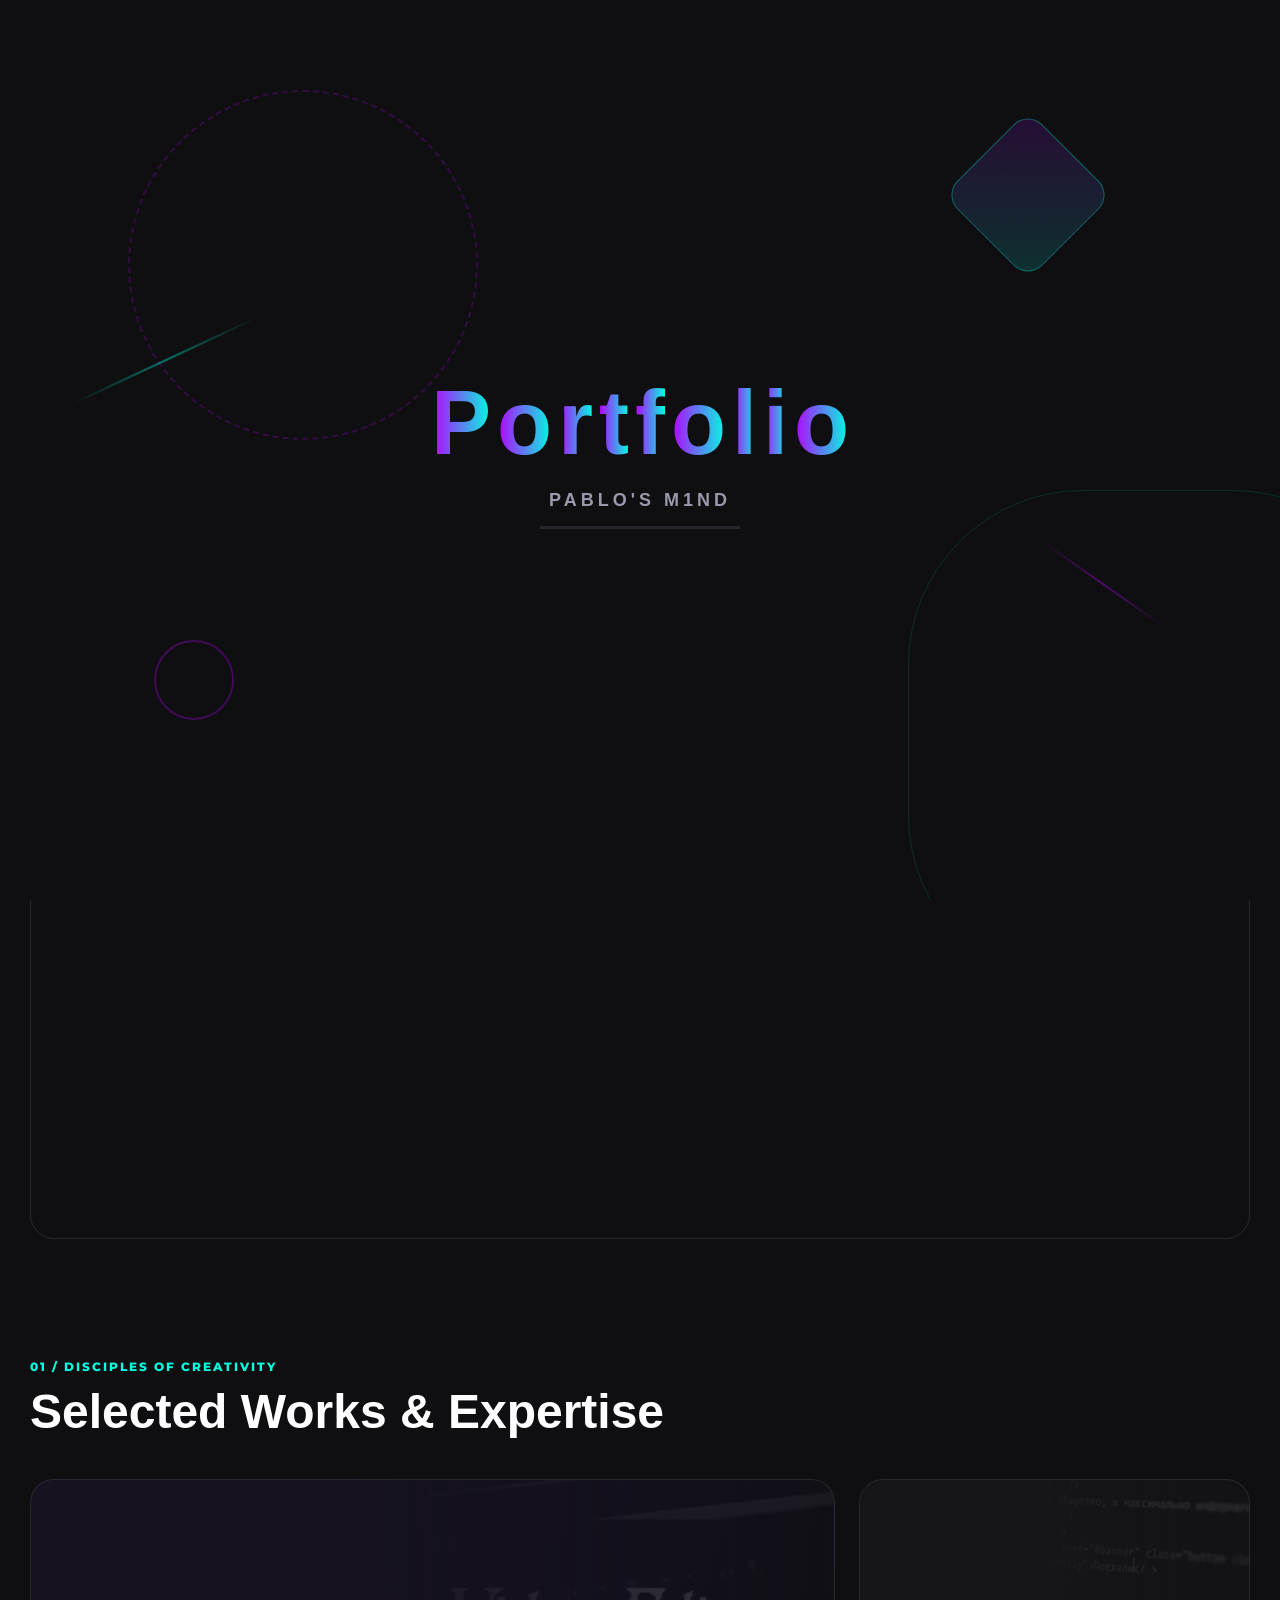
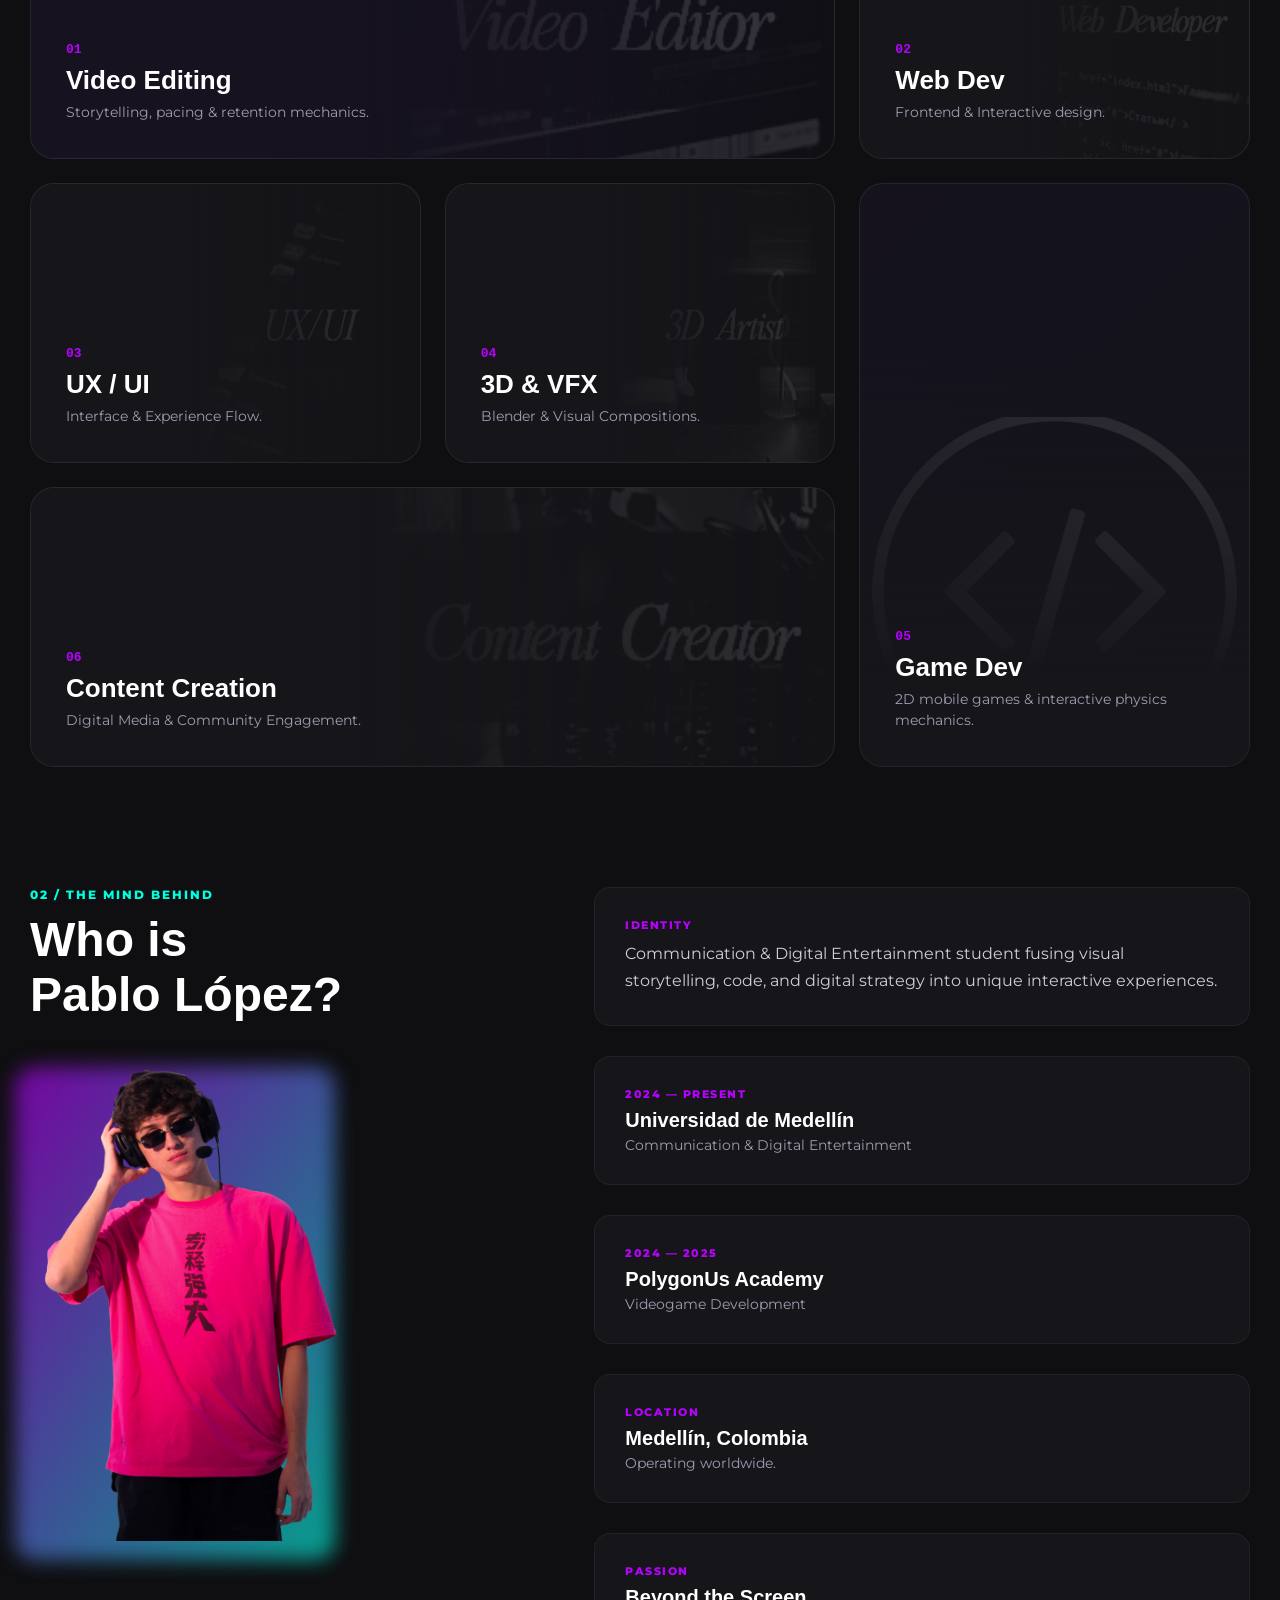
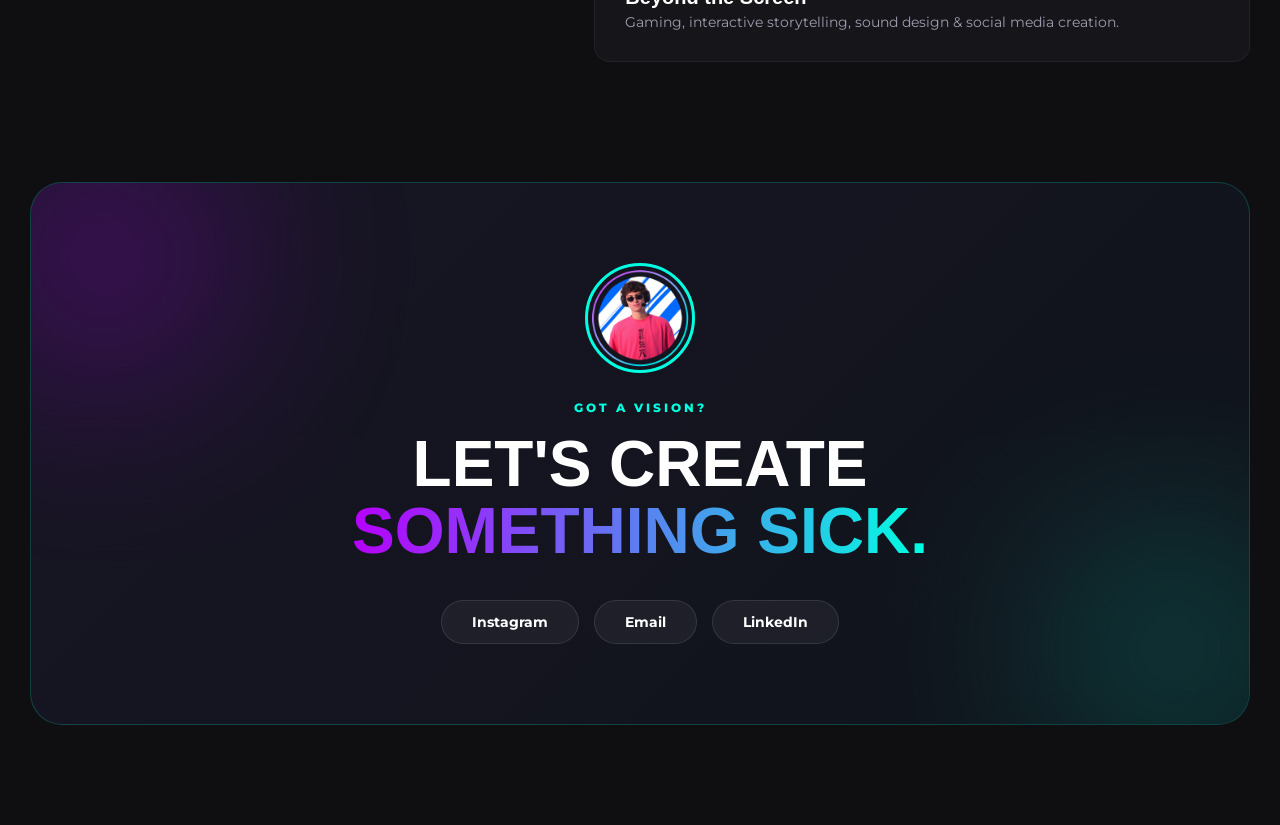
<file: Portafolio/index.html>
<!DOCTYPE html>
<html lang="en">
<head>
    <meta charset="UTF-8">
    <meta name="viewport" content="width=device-width, initial-scale=1.0">
    <title>Pablo's M1nd | Creative Universe</title>

    <link rel="preconnect" href="https://fonts.googleapis.com">
    <link rel="preconnect" href="https://fonts.gstatic.com" crossorigin>
    <link href="https://fonts.googleapis.com/css2?family=Google+Sans:ital,opsz,wght@0,17..18,400..700;1,17..18,400..700&family=Montserrat:ital,wght@0,100..900;1,100..900&display=swap" rel="stylesheet">
    
    <link rel="stylesheet" href="Styles/style.css">
</head>
<body>

<div id="loader" class="loader-screen">
    <div class="loader-geometry shape-1"></div>
    <div class="loader-geometry shape-2"></div>
    <div class="loader-geometry shape-3"></div>
    <div class="loader-geometry shape-4"></div>
    <div class="loader-geometry shape-5"></div>
    <div class="loader-geometry shape-6"></div>
    
    <div class="loader-text-wrapper">
        <span class="load-char">P</span>
        <span class="load-char">o</span>
        <span class="load-char">r</span>
        <span class="load-char">t</span>
        <span class="load-char">f</span>
        <span class="load-char">o</span>
        <span class="load-char">l</span>
        <span class="load-char">i</span>
        <span class="load-char">o</span>
    </div>

    <h1 class="loader-title">Pablo's M1nd</h1>
    <div class="loader-bar-container">
        <div class="loader-bar"></div>
    </div>
</div>

<header>
    <nav>
        <div class="div-header">
            <div class="brand-logo">
                <h1>Pablo's M1nd<span class="dot">.</span></h1>
            </div>

            <button class="nav-toggle" id="navToggle" aria-label="Abrir menú">
                <span></span>
                <span></span>
                <span></span>
            </button>

            <div class="nav-links" id="navLinks">
                <a href="#" class="active-link">Home</a>
                <a href="#projects">Projects</a>
                <a href="#About-Me">About</a>
                <a href="#Contact" class="nav-cta">Let's Talk</a>
                <a href="#" id="modo" class="nav-cta">Mode</a>
            </div>
        </div>
    </nav>
</header>

<main>
    <section class="hero-disruptive">
        <div class="hero-badge">DIGITAL ENTERTAINMENT & CREATIVE MEDIA</div>
        
        <div class="hero-main-layout">
            <div class="hero-text-block">
                <p class="hero-greeting">// Hello, World. I am</p>
                <h1 class="hero-title-giant">PABLO<br><span class="gradient-text">LÓPEZ</span></h1>
                <p class="hero-tagline">Transforming raw concepts into digital experiences through video, code, and narrative pacing.</p>
            </div>

            <div class="hero-media-wrapper">
                <div class="media-frame-accent"></div>
                <div class="videoSnobra"> 
                    <iframe src="https://www.youtube.com/embed/orZIh9Pobws?si=IVjfkmtA8cxRq-Ed" title="Featured Work" frameborder="0" allow="accelerometer; autoplay; clipboard-write; encrypted-media; gyroscope; picture-in-picture; web-share" referrerpolicy="strict-origin-when-cross-origin" allowfullscreen></iframe>    
                </div>
            </div>
        </div>
    </section>

    <section class="ticker-section">
        <div class="ticker-wrapper">
            <span>VIDEO EDITING • MOTION GRAPHICS • 3D ARTIST • UX/UI DESIGNER • CONTENT CREATION • VIDEOGAME DEVELOPER • VFX •</span>
            <span>VIDEO EDITING • MOTION GRAPHICS • 3D ARTIST • UX/UI DESIGNER • CONTENT CREATION • VIDEOGAME DEVELOPER • VFX •</span>
            <span>VIDEO EDITING • MOTION GRAPHICS • 3D ARTIST • UX/UI DESIGNER • CONTENT CREATION • VIDEOGAME DEVELOPER • VFX •</span>

        </div>
    </section>

    <div class="reel-demostrative">
        <div class="reel-overlay-text">SHOWREEL '26</div>
        <video autoplay muted loop playsinline>
            <source src="Img/ReelSkills.mp4" type="video/mp4">
        </video>
    </div>
    
    <!-- PROJECTS SECTION: Bento Grid Asimétrico -->
   <!-- PROJECTS SECTION: Bento Grid Asimétrico -->
    <section class="sec-project" id="projects">
        <div class="section-header">
            <span class="section-tag">01 / DISCIPLES OF CREATIVITY</span>
            <h2>Selected Works & Expertise</h2>
        </div>

        <div class="bento-grid">
            <!-- 1. Video Editing (Ocupa 2 columnas - Fila 1) -->
            <a href="Docs/editor.html" class="bento-card bento-hero-card">
                <div class="card-bg-glow"></div>
                <img class="img-categories" src="Img/Video Editor - img.png" alt="Video Editor">
                <div class="card-content">
                    <span class="card-num">01</span>
                    <h3>Video Editing</h3>
                    <p>Storytelling, pacing & retention mechanics.</p>
                </div>
            </a>

            <!-- 2. Web Dev (1 columna - Fila 1) -->
            <a href="Docs/webDeveloper.html" class="bento-card">
                <img class="img-categories" src="Img/Web Developer - img.png" alt="Web Developer">
                <div class="card-content">
                    <span class="card-num">02</span>
                    <h3>Web Dev</h3>
                    <p>Frontend & Interactive design.</p>
                </div>
            </a>

            <!-- 3. UX / UI (1 columna - Fila 2) -->
            <a href="#" class="bento-card">
                <img class="img-categories" src="Img/UXUI - img.png" alt="UXUI">
                <div class="card-content">
                    <span class="card-num">03</span>
                    <h3>UX / UI</h3>
                    <p>Interface & Experience Flow.</p>
                </div>
            </a>

            <!-- 4. 3D & VFX (1 columna - Fila 2) -->
            <a href="#" class="bento-card">
                <img class="img-categories" src="Img/3D Artist - img.png" alt="3D Artist">
                <div class="card-content">
                    <span class="card-num">04</span>
                    <h3>3D & VFX</h3>
                    <p>Blender & Visual Compositions.</p>
                </div>
            </a>

            <!-- 5. Game Dev (VERTICAL: Ocupa 2 filas a la derecha de la columna 3) -->
            <a href="#" class="bento-card bento-vertical-card">
                <img class="img-categories" src="Img/Unity-logo.png" alt="Game Dev">
                <div class="card-content">
                    <span class="card-num">05</span>
                    <h3>Game Dev</h3>
                    <p>2D mobile games & interactive physics mechanics.</p>
                </div>
            </a>

            <!-- 6. Content Creation (Ocupa 2 columnas abajo a la izquierda) -->
            <a href="#" class="bento-card bento-wide-card">
                <img class="img-categories" src="Img/Content Creator - img.png" alt="Content Creator">
                <div class="card-content">
                    <span class="card-num">06</span>
                    <h3>Content Creation</h3>
                    <p>Digital Media & Community Engagement.</p>
                </div>
            </a>
        </div>
    </section>

    <!-- ABOUT SECTION: Timeline Interactivo Asimétrico -->
    <section class="sec-about" id="About-Me">
        <div class="div-about-disruptive">
            <div class="about-sticky-side">
                <span class="section-tag">02 / THE MIND BEHIND</span>
                <h2>Who is<br>Pablo López?</h2>
                <div class="about-portrait-wrapper">
                    <div class="portrait-border-glow"></div>
                    <img src="Img/Foto de Perfil.png" alt="Foto Pablo" class="portrait-img">
                </div>
            </div>

            <div class="about-timeline-side">
                <div class="timeline-block">
                    <span class="timeline-tag">IDENTITY</span>
                    <p class="timeline-text">Communication & Digital Entertainment student fusing visual storytelling, code, and digital strategy into unique interactive experiences.</p>
                </div>

                <div class="timeline-block">
                    <span class="timeline-tag">2024 — PRESENT</span>
                    <h4>Universidad de Medellín</h4>
                    <p class="timeline-sub">Communication & Digital Entertainment</p>
                </div>

                <div class="timeline-block">
                    <span class="timeline-tag">2024 — 2025</span>
                    <h4>PolygonUs Academy</h4>
                    <p class="timeline-sub">Videogame Development</p>
                </div>

                <div class="timeline-block">
                    <span class="timeline-tag">LOCATION</span>
                    <h4>Medellín, Colombia</h4>
                    <p class="timeline-sub">Operating worldwide.</p>
                </div>

                <div class="timeline-block">
                    <span class="timeline-tag">PASSION</span>
                    <h4>Beyond the Screen</h4>
                    <p class="timeline-sub">Gaming, interactive storytelling, sound design & social media creation.</p>
                </div>
            </div>
        </div>
    </section>

    <!-- CONTACT SECTION: Banner Neón Impactante -->
    <section class="sec-contact-new" id="Contact">
        <div class="contact-disruptive-card">
            <div class="contact-bg-elements">
                <div class="c-glow-1"></div>
                <div class="c-glow-2"></div>
            </div>

            <div class="contact-avatar-box">
                <img src="Img/foto contacto.png" alt="Pablo's M1nd">
            </div>

            <span class="contact-subhead">GOT A VISION?</span>
            <h2 class="contact-title-giant">LET'S CREATE <br><span class="gradient-text">SOMETHING SICK.</span></h2>

            <div class="div-socialmedia-new">
                <a href="https://www.instagram.com/pablos_m1nd" target="_blank" rel="noopener" class="social-btn">
                    <span>Instagram</span>
                </a>
                <a href="mailto:contact@pablosm1nd.com" class="social-btn">
                    <span>Email</span>
                </a>
                <a href="https://www.linkedin.com/in/pablolopezcreativo" target="_blank" rel="noopener" class="social-btn">
                    <span>LinkedIn</span>
                </a>  
            </div>
        </div>
    </section>

</main>

<script src="https://cdnjs.cloudflare.com/ajax/libs/gsap/3.12.2/gsap.min.js"></script>
<script src="Scripts/script.js"></script>
</body>
</html>
</file>
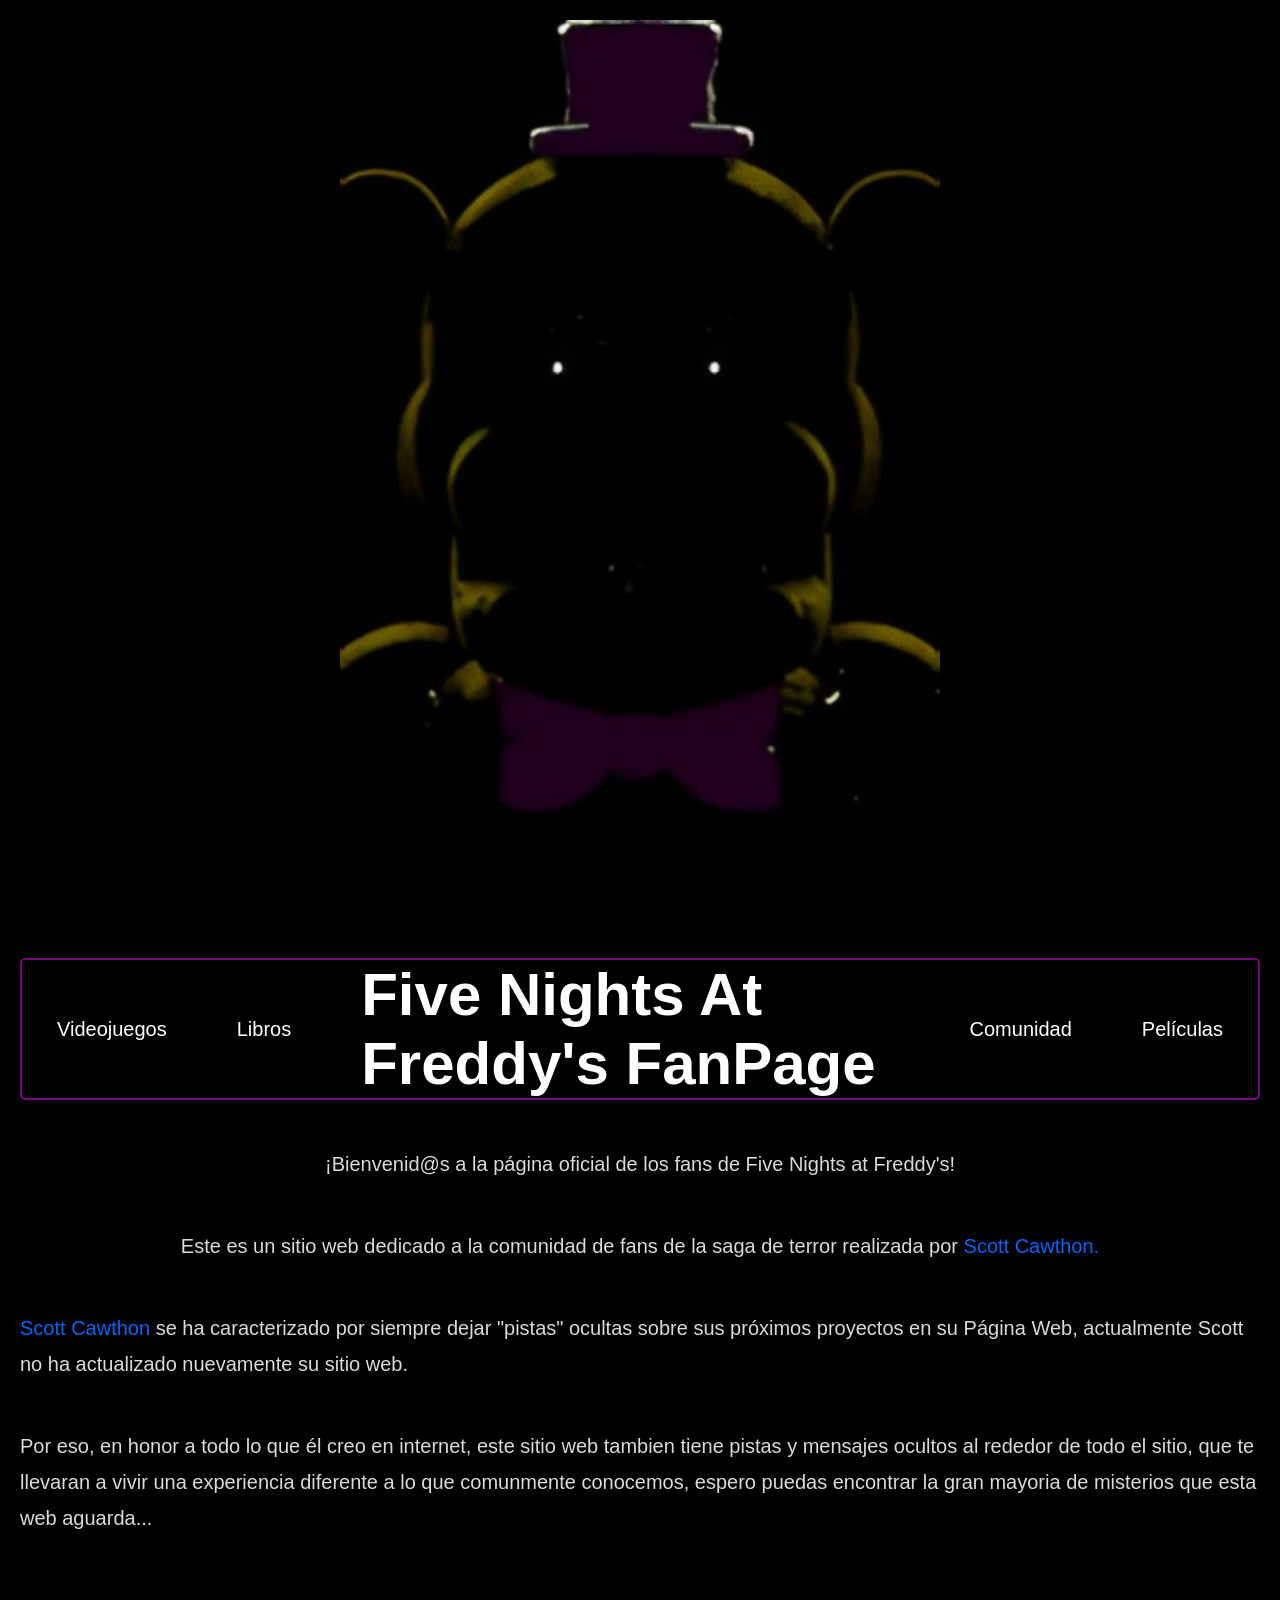
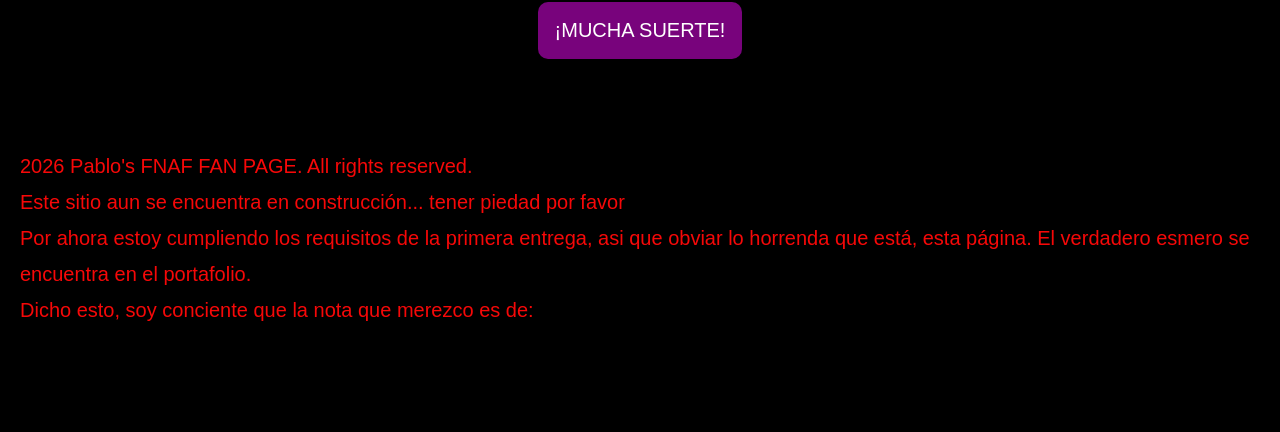
<file: Portafolio/FanPage/index.html>
<!DOCTYPE html>
<html lang="en">
<head>
    <meta charset="UTF-8">
    <meta name="viewport" content="width=device-width, initial-scale=1.0">
    <title>Five Nights At Freddy's Fan Page</title>

    <link rel="stylesheet" href="Style/style.css">
</head>

<body>
    <main>
        <div class = "imghome">
            <img src = "Resources/img-Welcome.png"  width = 600px> 
        </div>
         
        <br><br><br><br><br><br>
        
        <header>
            <nav class = "navHeader">
                <a href="Docs/juegos.html">Videojuegos</a>
                <a href="#">Libros</a>
                <a href="#"> 
                    <h1> 
                        Five Nights At Freddy's FanPage
                    </h1>
                </a>
                <a href="#">Comunidad</a>
                <a href="#">Películas</a>
            </nav>
        </header>

        <br><br>

        <section class = "home">
            <p> 
                ¡Bienvenid@s a la página oficial de los fans de Five Nights at Freddy's!
            </p>

            <br><br>

            <p>
                Este es un sitio web dedicado a la comunidad de fans de la saga de terror realizada por <a href="https://es.wikipedia.org/wiki/Scott_Cawthon">Scott Cawthon.</a>

            </p>

            <br><br>

            <p> 
                <a href="https://es.wikipedia.org/wiki/Scott_Cawthon">Scott Cawthon</a> se ha caracterizado por siempre dejar "pistas" ocultas sobre sus próximos proyectos
                en su Página Web, actualmente Scott no ha actualizado nuevamente su sitio web.     
            </p>

            <br><br>

            <p> 
                Por eso, en honor a todo lo que él creo en internet, este sitio web tambien tiene pistas y mensajes ocultos al rededor de todo el sitio, que te llevaran
                a vivir una experiencia diferente a lo que comunmente conocemos, espero puedas encontrar la gran mayoria de misterios que esta web aguarda...
            </p>

                <br><br>
            
            <div>
                ¡MUCHA SUERTE!
            </div>
            

        </section>


        <br><br><br>



    </main>

    <footer>
        <p>2026 Pablo's FNAF FAN PAGE. All rights reserved.</p>
        <P>Este sitio aun se encuentra en construcción... tener piedad por favor</P>
        <P>Por ahora estoy cumpliendo los requisitos de la primera entrega, asi que obviar lo horrenda que está, esta página. El verdadero esmero se encuentra en el portafolio.</P>
        <P>Dicho esto, soy conciente que la nota que merezco es de:
        <div>
            <p>
                5.0 :)
            </p>      
    </footer>
    </body>
    </html>
</file>
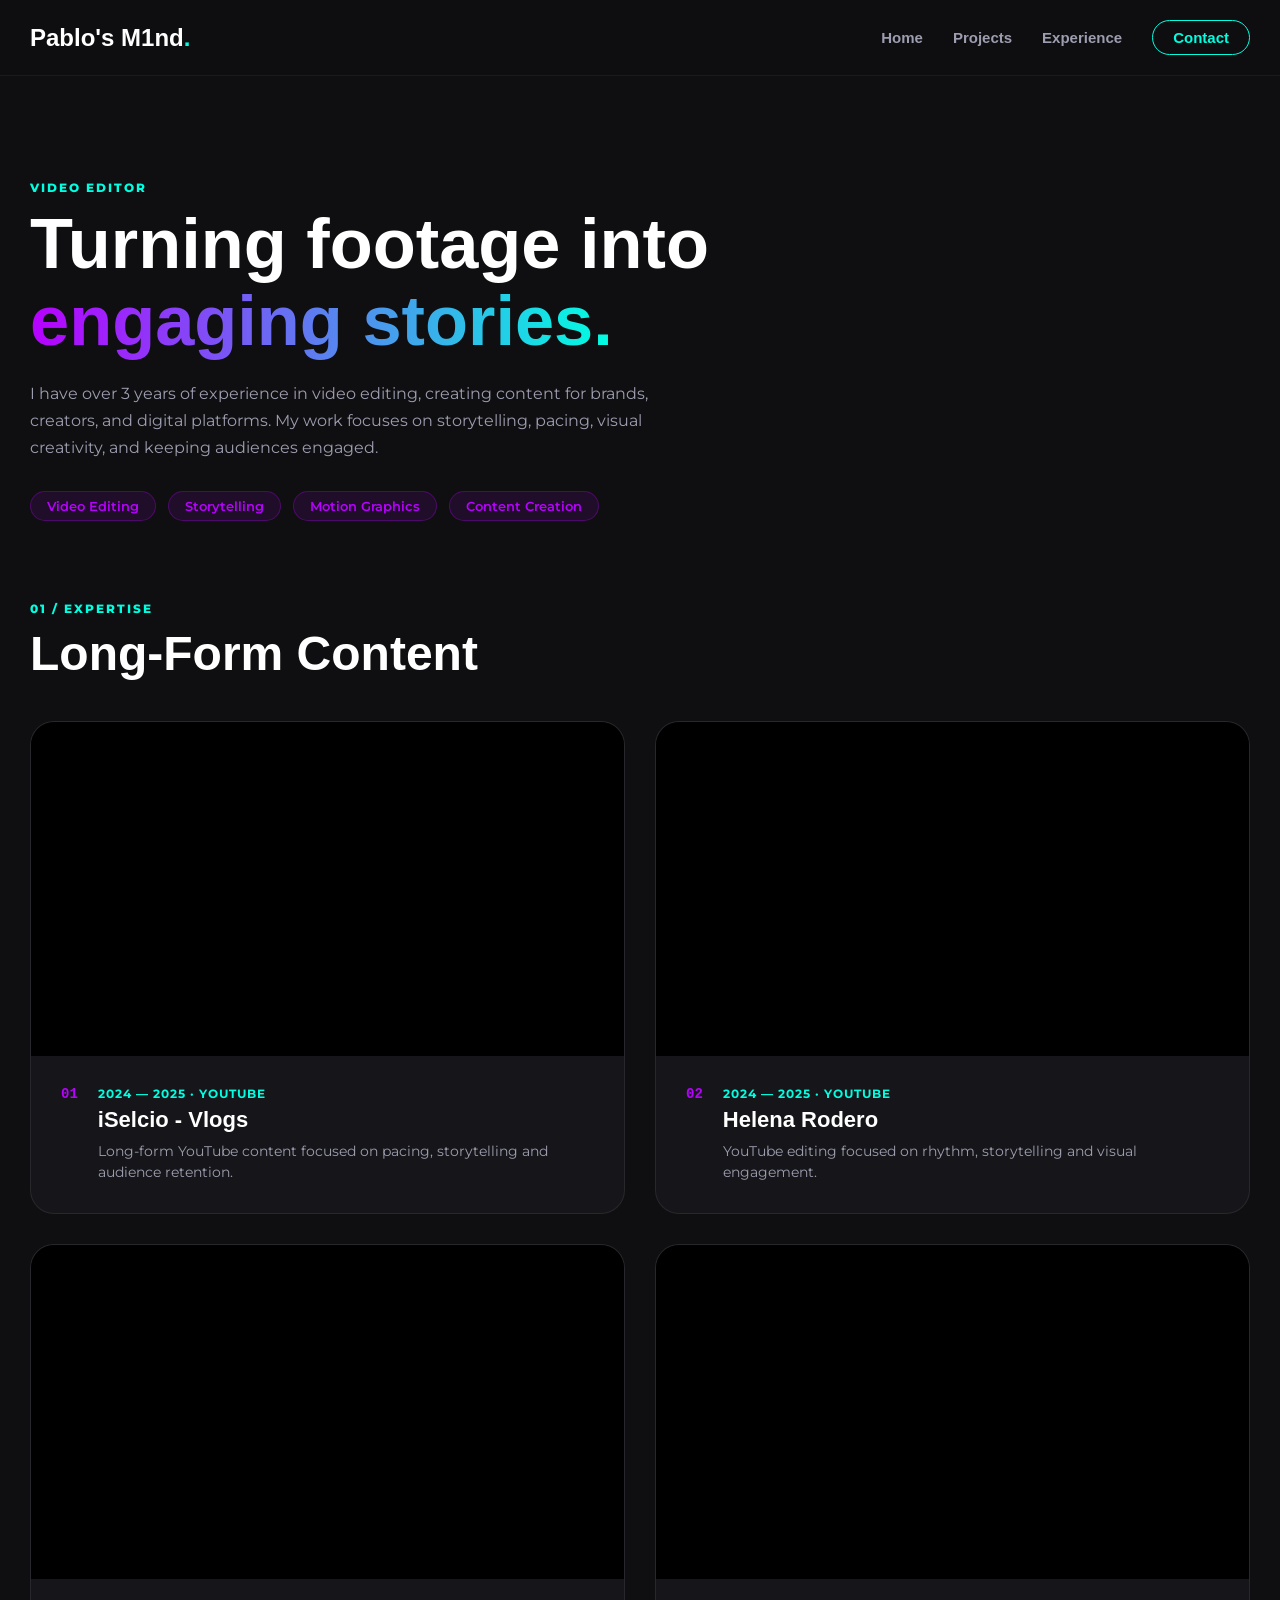
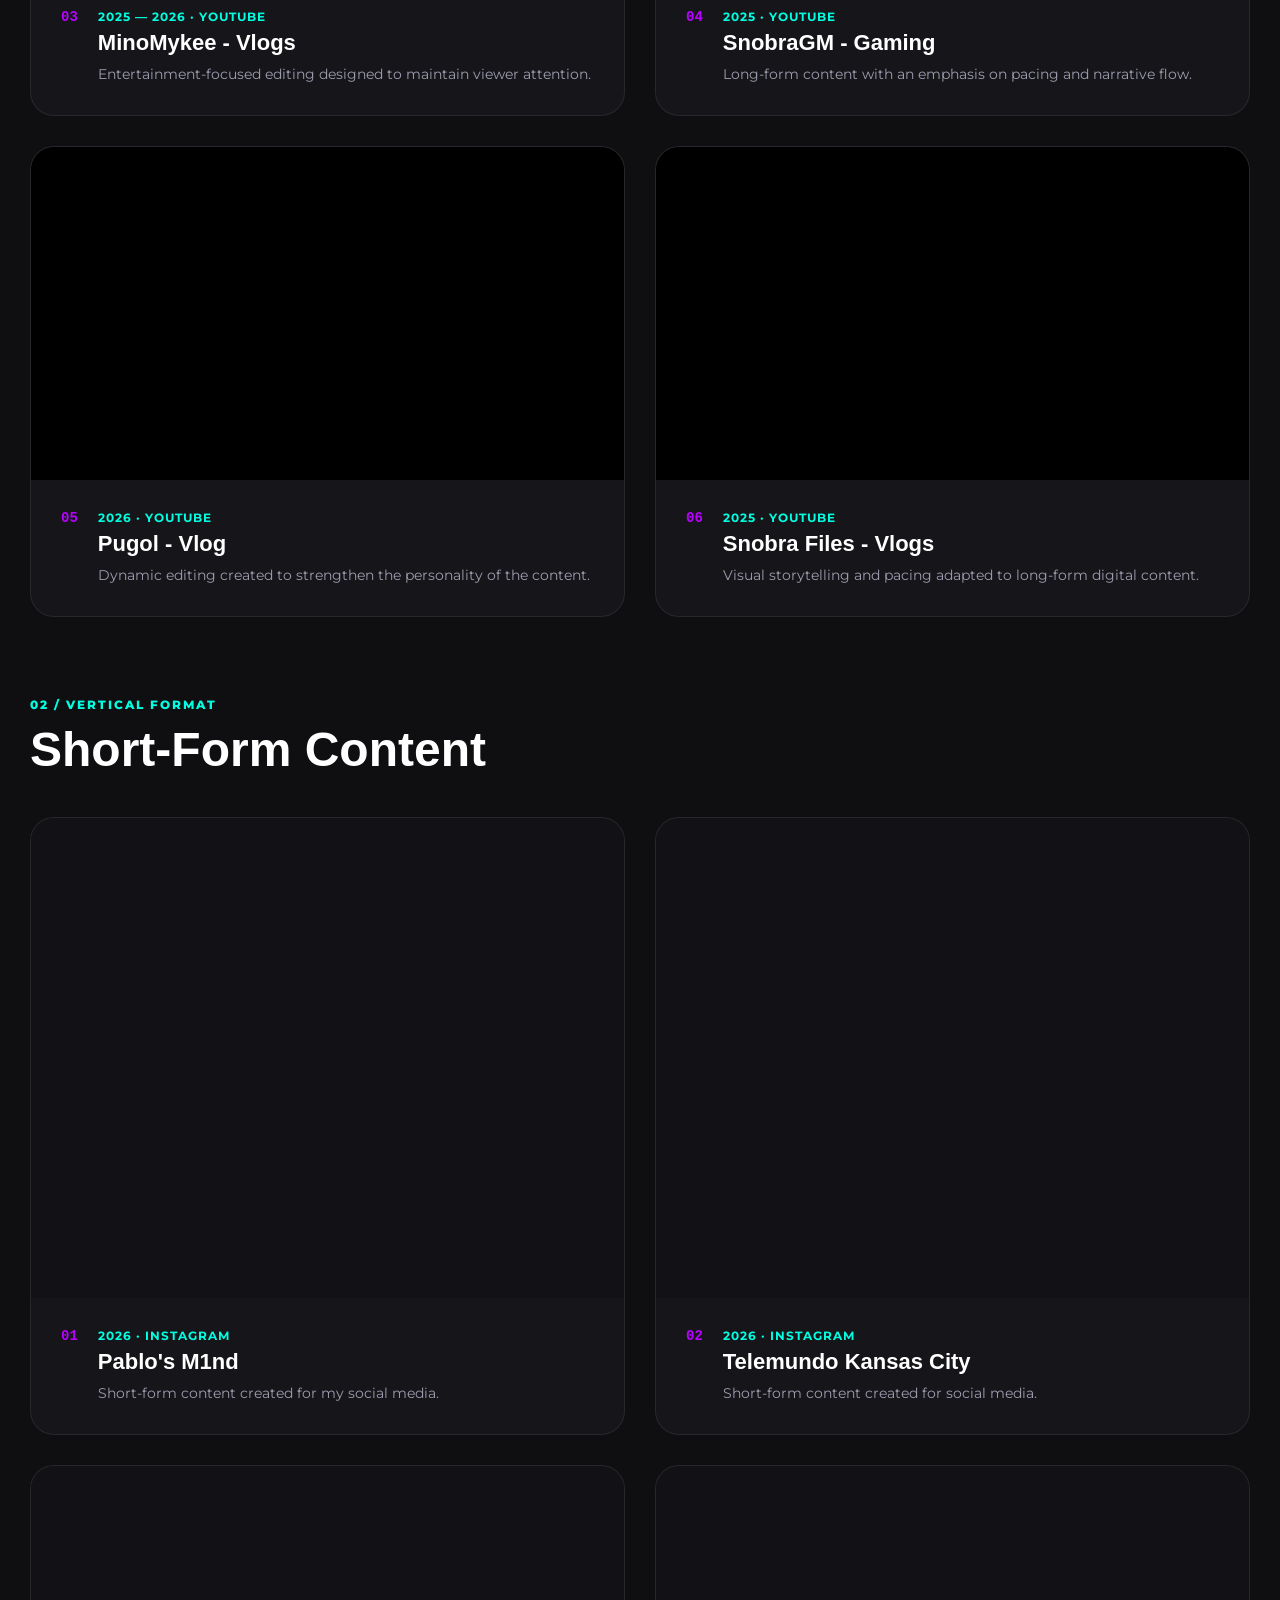
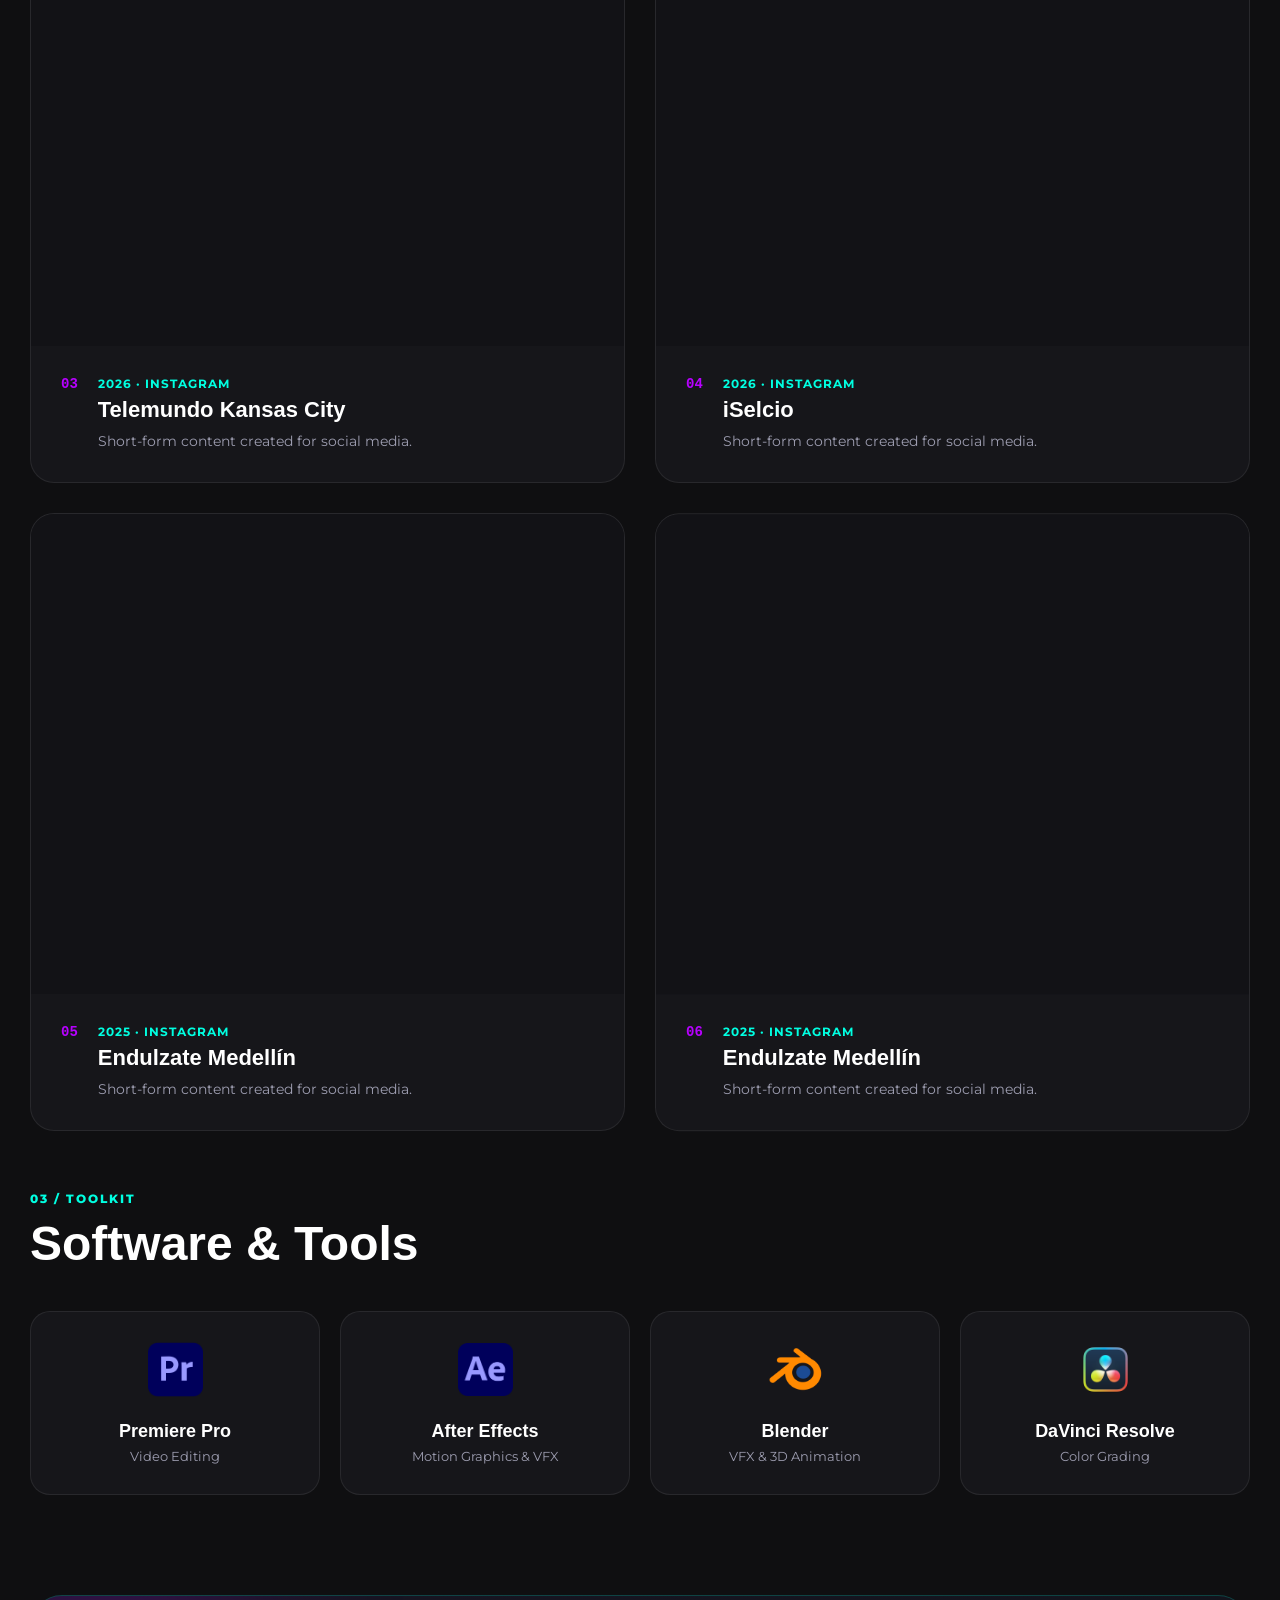
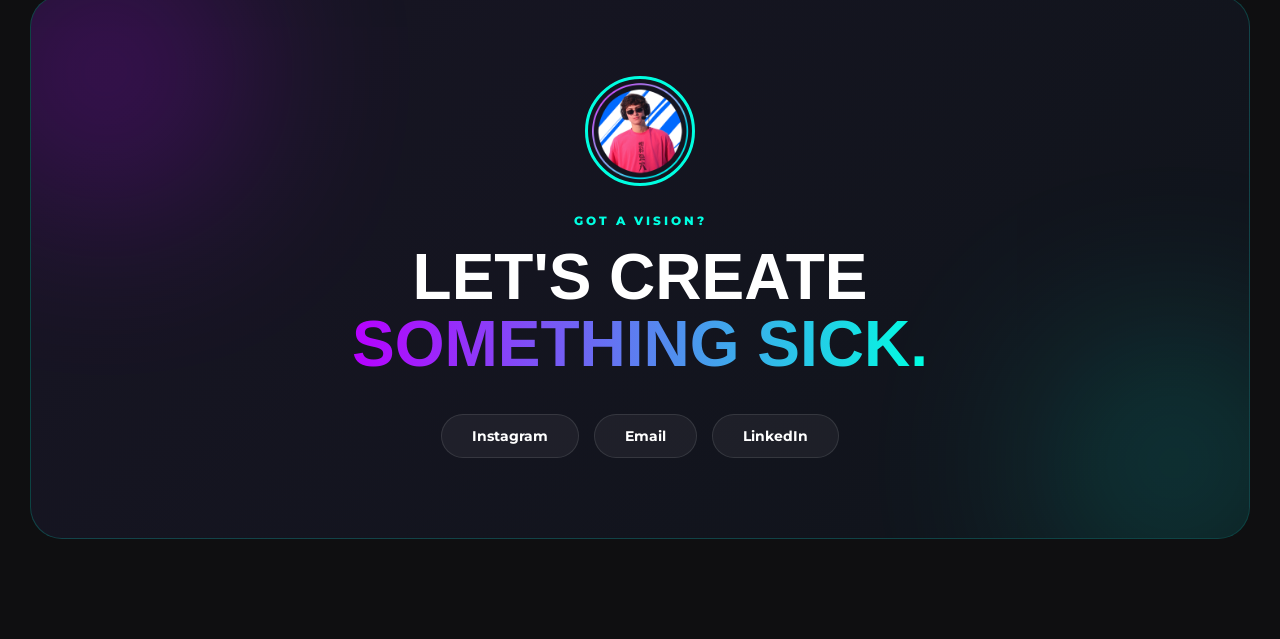
<file: Portafolio/Docs/editor.html>
<!DOCTYPE html>
<html lang="en">
<head>
    <meta charset="UTF-8">
    <meta name="viewport" content="width=device-width, initial-scale=1.0">
    <title>Video Editor | Pablo's M1nd</title>
    <link rel="preconnect" href="https://fonts.googleapis.com">
    <link rel="preconnect" href="https://fonts.gstatic.com" crossorigin>
    <link href="https://fonts.googleapis.com/css2?family=Google+Sans:ital,opsz,wght@0,17..18,400..700;1,17..18,400..700&family=Montserrat:ital,wght@0,100..900;1,100..900&display=swap" rel="stylesheet">
    <link rel="stylesheet" href="../Styles/style.css">
</head>
<body>

<header>
    <nav>
        <div class="div-header">
            <div class="brand-logo">
                <h1>Pablo's M1nd<span class="dot">.</span></h1>
            </div>
            
            <button class="nav-toggle" id="navToggle" aria-label="Abrir menú">
                <span></span>
                <span></span>
                <span></span>
            </button>

            <div class="nav-links" id="navLinks">
                <a href="../index.html">Home</a>
                <a href="../index.html#projects">Projects</a>
                <a class="experinece-header" href="#experience">Experience</a>
                <a href="#Contact" class="nav-cta">Contact</a>
            </div>
        </div>
    </nav>
</header>

<main>

    <section class="service-intro">
        <div class="service-intro-content">
            <span class="tiny-tittles section-tag">VIDEO EDITOR</span>
            <h1>Turning footage into<br><span class="gradient-text">engaging stories.</span></h1>
            <p class="service-description">
                I have over 3 years of experience in video editing, creating content for brands, creators, and digital platforms. My work focuses on storytelling, pacing, visual creativity, and keeping audiences engaged.
            </p>
            <div class="service-skills">
                <span>Video Editing</span>
                <span>Storytelling</span>
                <span>Motion Graphics</span>
                <span>Content Creation</span>
            </div>
        </div>
    </section>

    <section>
        <div class="section-header" id="experience">
            <span class="section-tag">01 / EXPERTISE</span>
            <h2>Long-Form Content</h2>
        </div>

        <div class="sec-experience-hc">
            <div class="video-card">
                <div class="video-wrapper">
                    <iframe class="youtube-video" src="https://www.youtube.com/embed/4x0qDnlcDds" title="iSelcio - Vlogs" frameborder="0" allow="accelerometer; autoplay; clipboard-write; encrypted-media; gyroscope; picture-in-picture; web-share" referrerpolicy="strict-origin-when-cross-origin" allowfullscreen></iframe>
                </div>
                <div class="video-info">
                    <span class="video-number">01</span>
                    <div>
                        <p class="about-date">2024 — 2025 · YouTube</p>
                        <h3>iSelcio - Vlogs</h3>
                        <p class="video-description">Long-form YouTube content focused on pacing, storytelling and audience retention.</p>
                    </div>
                </div>
            </div>

            <div class="video-card">
                <div class="video-wrapper">
                    <iframe src="https://www.youtube.com/embed/BpXnpl4M1Qo" title="Helena Rodero Video" frameborder="0" allow="accelerometer; autoplay; clipboard-write; encrypted-media; gyroscope; picture-in-picture; web-share" referrerpolicy="strict-origin-when-cross-origin" allowfullscreen></iframe>
                </div>
                <div class="video-info">
                    <span class="video-number">02</span>
                    <div>
                        <p class="about-date">2024 — 2025 · YouTube</p>
                        <h3>Helena Rodero</h3>
                        <p class="video-description">YouTube editing focused on rhythm, storytelling and visual engagement.</p>
                    </div>
                </div>
            </div>

            <div class="video-card">
                <div class="video-wrapper">
                    <iframe src="https://www.youtube.com/embed/ATjiUgesQlc?si=ijANFtKvSRkn7tBb" title="MinoMykee Video" frameborder="0" allow="accelerometer; autoplay; clipboard-write; encrypted-media; gyroscope; picture-in-picture; web-share" referrerpolicy="strict-origin-when-cross-origin" allowfullscreen></iframe>
                </div>
                <div class="video-info">
                    <span class="video-number">03</span>
                    <div>
                        <p class="about-date">2025 — 2026 · YouTube</p>
                        <h3>MinoMykee - Vlogs</h3>
                        <p class="video-description">Entertainment-focused editing designed to maintain viewer attention.</p>
                    </div>
                </div>
            </div>

            <div class="video-card">
                <div class="video-wrapper">
                    <iframe src="https://www.youtube.com/embed/TG-rGJlgBA4?si=Y_hcJl7_p0x-ye5h" title="Snobra Video" frameborder="0" allow="accelerometer; autoplay; clipboard-write; encrypted-media; gyroscope; picture-in-picture; web-share" referrerpolicy="strict-origin-when-cross-origin" allowfullscreen></iframe>
                </div>
                <div class="video-info">
                    <span class="video-number">04</span>
                    <div>
                        <p class="about-date">2025 · YouTube</p>
                        <h3>SnobraGM - Gaming</h3>
                        <p class="video-description">Long-form content with an emphasis on pacing and narrative flow.</p>
                    </div>
                </div>
            </div>

            <div class="video-card">
                <div class="video-wrapper">
                    <iframe src="https://www.youtube.com/embed/O4816FU3qQc?si=YEINh239skL3lezD" title="Pugol Video" frameborder="0" allow="accelerometer; autoplay; clipboard-write; encrypted-media; gyroscope; picture-in-picture; web-share" referrerpolicy="strict-origin-when-cross-origin" allowfullscreen></iframe>
                </div>
                <div class="video-info">
                    <span class="video-number">05</span>
                    <div>
                        <p class="about-date">2026 · YouTube</p>
                        <h3>Pugol - Vlog</h3>
                        <p class="video-description">Dynamic editing created to strengthen the personality of the content.</p>
                    </div>
                </div>
            </div>

            <div class="video-card">
                <div class="video-wrapper">
                    <iframe src="https://www.youtube.com/embed/orZIh9Pobws" title="Video Snobra Files" frameborder="0" allow="accelerometer; autoplay; clipboard-write; encrypted-media; gyroscope; picture-in-picture; web-share" referrerpolicy="strict-origin-when-cross-origin" allowfullscreen></iframe>
                </div>
                <div class="video-info">
                    <span class="video-number">06</span>
                    <div>
                        <p class="about-date">2025 · YouTube</p>
                        <h3>Snobra Files - Vlogs</h3>
                        <p class="video-description">Visual storytelling and pacing adapted to long-form digital content.</p>
                    </div>
                </div>
            </div>
        </div>

        <div class="section-header" style="margin-top: 80px;">
            <span class="section-tag">02 / VERTICAL FORMAT</span>
            <h2>Short-Form Content</h2>
        </div>

        <div class="sec-experience-vc">
            <div class="video-card">
                <div class="vertical-video">
                   <blockquote class="instagram-media" data-instgrm-permalink="https://www.instagram.com/p/Db6gU6rh06H/" data-instgrm-version="14"></blockquote>
                </div>
                <div class="video-info">
                    <span class="video-number">01</span>
                    <div>
                        <p class="about-date">2026 · Instagram</p>
                        <h3>Pablo's M1nd</h3>
                        <p class="video-description">Short-form content created for my social media.</p>
                    </div>
                </div>
            </div>

            <div class="video-card">
                <div class="vertical-video">
                   <blockquote class="instagram-media" data-instgrm-permalink="https://www.instagram.com/reel/Dbq0It1FZe2/" data-instgrm-version="14"></blockquote>
                </div>
                <div class="video-info">
                    <span class="video-number">02</span>
                    <div>
                        <p class="about-date">2026 · Instagram</p>
                        <h3>Telemundo Kansas City</h3>
                        <p class="video-description">Short-form content created for social media.</p>
                    </div>
                </div>
            </div>

            <div class="video-card">
                <div class="vertical-video">
                    <blockquote class="instagram-media" data-instgrm-permalink="https://www.instagram.com/reel/DaLX_1XAMgC/" data-instgrm-version="14"></blockquote>
                </div>
                <div class="video-info">
                    <span class="video-number">03</span>
                    <div>
                        <p class="about-date">2026 · Instagram</p>
                        <h3>Telemundo Kansas City</h3>
                        <p class="video-description">Short-form content created for social media.</p>
                    </div>
                </div>
            </div>

            <div class="video-card">
                <div class="vertical-video">
                    <blockquote class="instagram-media" data-instgrm-permalink="https://www.instagram.com/reel/DcbwL4wKFe4/" data-instgrm-version="14"></blockquote>
                </div>
                <div class="video-info">
                    <span class="video-number">04</span>
                    <div>
                        <p class="about-date">2026 · Instagram</p>
                        <h3>iSelcio</h3>
                        <p class="video-description">Short-form content created for social media.</p>
                    </div>
                </div>
            </div>

            <div class="video-card">
                <div class="vertical-video">
                    <blockquote class="instagram-media" data-instgrm-permalink="https://www.instagram.com/reel/DXp2OEcR4vy/" data-instgrm-version="14"></blockquote>
                </div>
               <div class="video-info">
                    <span class="video-number">05</span>
                    <div>
                        <p class="about-date">2025 · Instagram</p>
                        <h3>Endulzate Medellín</h3>
                        <p class="video-description">Short-form content created for social media.</p>
                    </div>
                </div>
            </div>

            <div class="video-card">
                <div class="vertical-video">
                    <blockquote class="instagram-media" data-instgrm-permalink="https://www.instagram.com/reel/DYnmnk4xwjv/" data-instgrm-version="14"></blockquote>
                </div>
               <div class="video-info">
                    <span class="video-number">06</span>
                    <div>
                        <p class="about-date">2025 · Instagram</p>
                        <h3>Endulzate Medellín</h3>
                        <p class="video-description">Short-form content created for social media.</p>
                    </div>
                </div>
            </div>
        </div>
    </section>

    <section class="software-section">
        <div class="section-header">
            <span class="section-tag">03 / TOOLKIT</span>
            <h2>Software & Tools</h2>
        </div>

        <div class="software-grid">
            <div class="software-item">
                <img src="../Img/icon-PP.png" alt="Premiere Pro">
                <h3>Premiere Pro</h3>
                <p>Video Editing</p>
            </div>

            <div class="software-item">
                <img src="../Img/icon-AE.webp" alt="After Effects">
                <h3>After Effects</h3>
                <p>Motion Graphics & VFX</p>
            </div>

            <div class="software-item">
                <img src="../Img/icon-blender.png" alt="Blender">
                <h3>Blender</h3>
                <p>VFX & 3D Animation</p>
            </div>

            <div class="software-item">
                <img src="../Img/icon-Davinci.png" alt="Davinci Resolve">
                <h3>DaVinci Resolve</h3>
                <p>Color Grading</p>
            </div>
        </div>
    </section>

    <!-- CONTACT SECTION: Banner Neón Impactante idéntico al index -->
    <section class="sec-contact-new" id="Contact">
        <div class="contact-disruptive-card">
            <div class="contact-bg-elements">
                <div class="c-glow-1"></div>
                <div class="c-glow-2"></div>
            </div>

            <div class="contact-avatar-box">
                <img src="../Img/foto contacto.png" alt="Pablo's M1nd">
            </div>

            <span class="contact-subhead">GOT A VISION?</span>
            <h2 class="contact-title-giant">LET'S CREATE <br><span class="gradient-text">SOMETHING SICK.</span></h2>

            <div class="div-socialmedia-new">
                <a href="https://www.instagram.com/pablos_m1nd" target="_blank" rel="noopener" class="social-btn">
                    <span>Instagram</span>
                </a>
                <a href="mailto:contact@pablosm1nd.com" class="social-btn">
                    <span>Email</span>
                </a>
                <a href="https://www.linkedin.com/in/pablolopezcreativo" target="_blank" rel="noopener" class="social-btn">
                    <span>LinkedIn</span>
                </a>  
            </div>
        </div>
    </section>

    <script async src="https://www.instagram.com/embed.js"></script>
</main>

<script src="https://cdnjs.cloudflare.com/ajax/libs/gsap/3.12.2/gsap.min.js"></script>
<script src="../Scripts/script.js"></script>
</body>
</html>
</file>
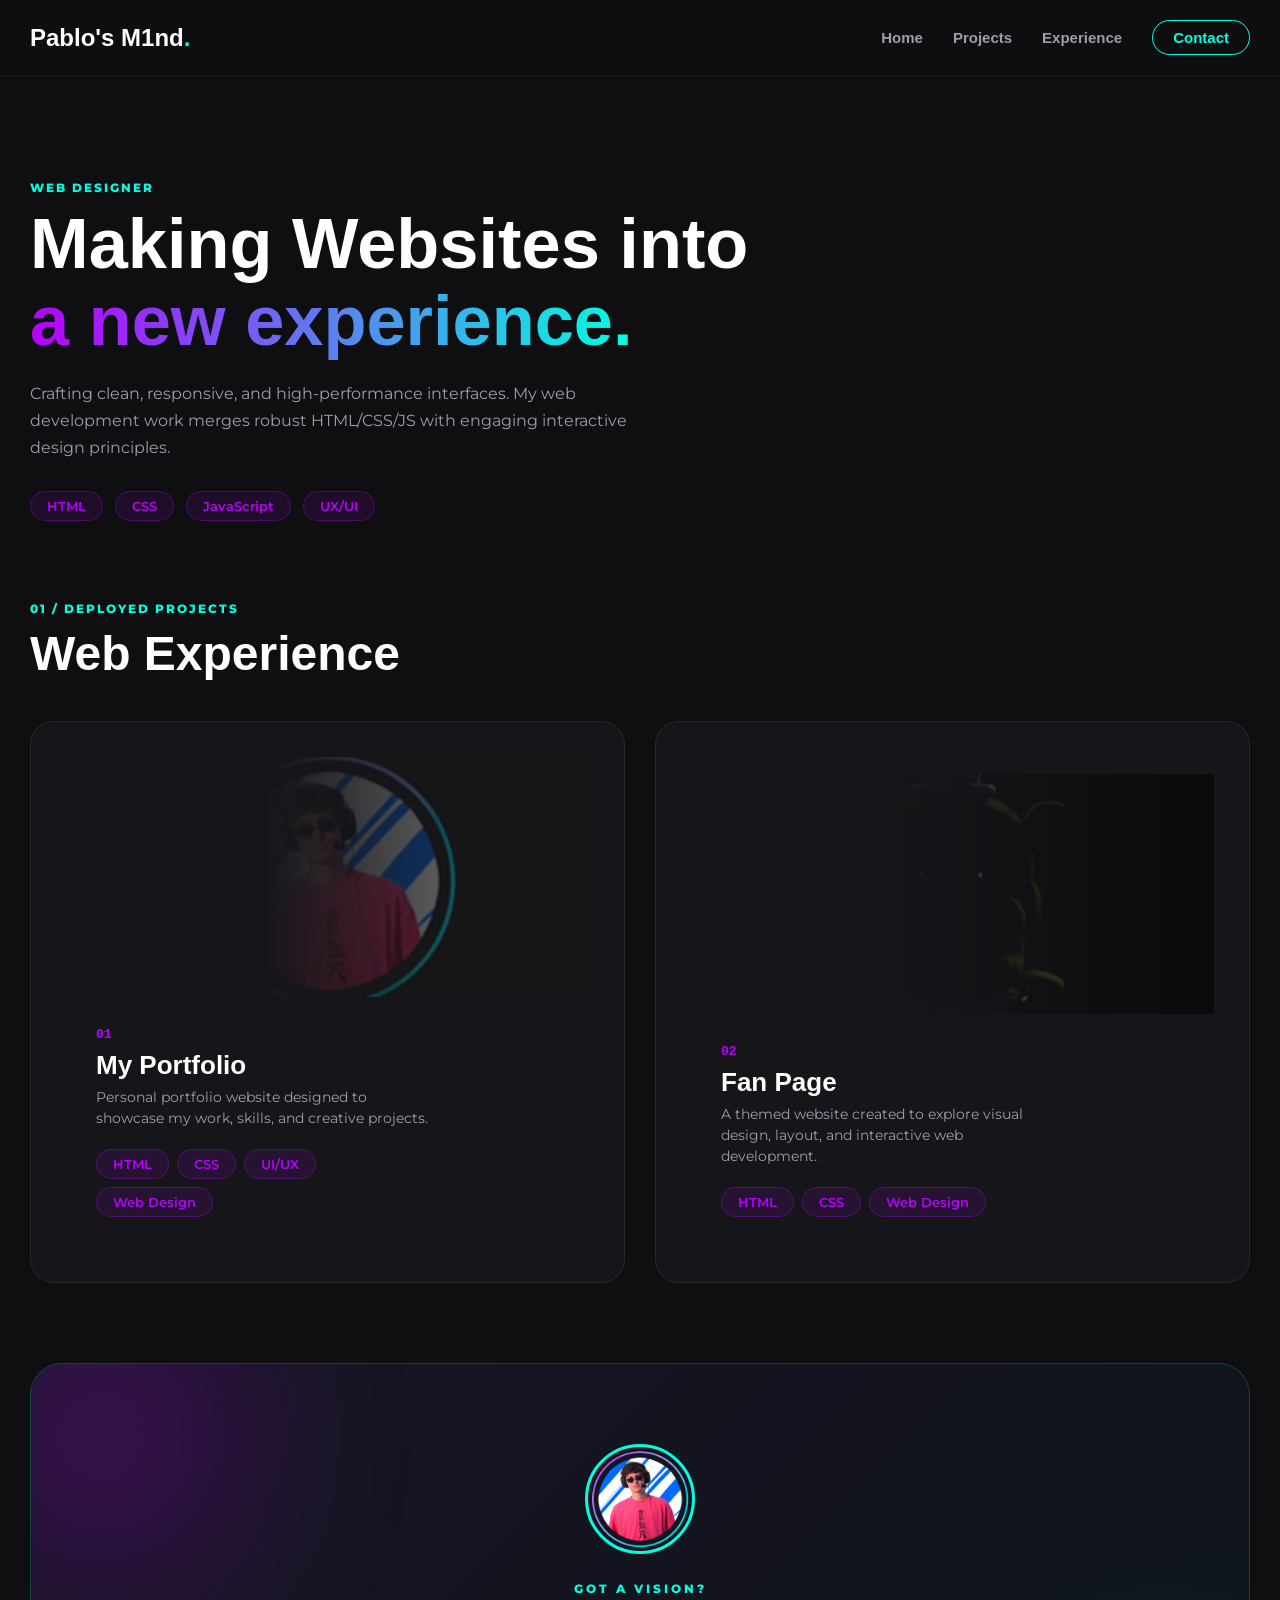
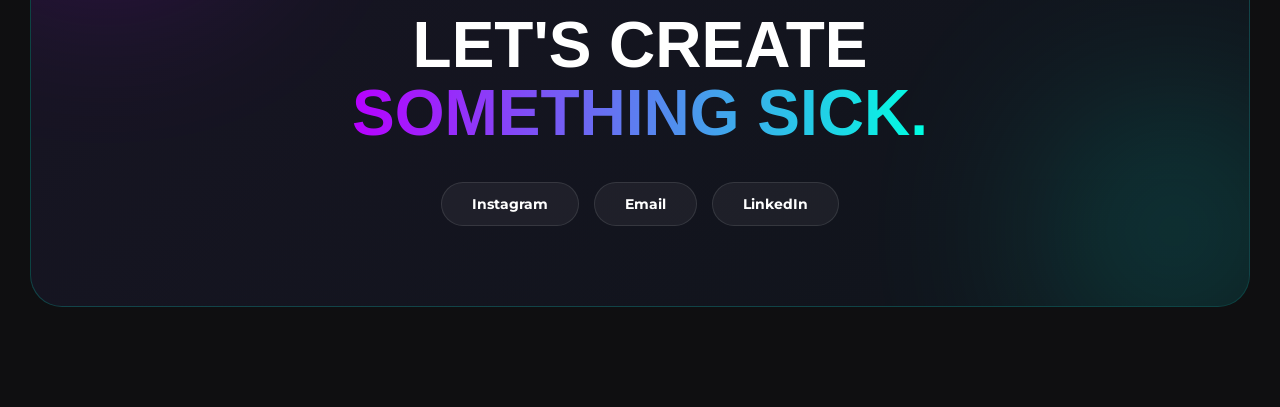
<file: Portafolio/Docs/webDeveloper.html>
<!DOCTYPE html>
<html lang="en">
<head>
    <meta charset="UTF-8">
    <meta name="viewport" content="width=device-width, initial-scale=1.0">
    <title>Web Designer | Pablo's M1nd</title>
    <link rel="preconnect" href="https://fonts.googleapis.com">
    <link rel="preconnect" href="https://fonts.gstatic.com" crossorigin>
    <link href="https://fonts.googleapis.com/css2?family=Google+Sans:ital,opsz,wght@0,17..18,400..700;1,17..18,400..700&family=Montserrat:ital,wght@0,100..900;1,100..900&display=swap" rel="stylesheet">
    <link rel="stylesheet" href="../Styles/style.css">
</head>
<body>


<header>
    <nav>
        <div class="div-header">
            <div class="brand-logo">
                <h1>Pablo's M1nd<span class="dot">.</span></h1>
            </div>

            <button class="nav-toggle" id="navToggle" aria-label="Abrir menú">
                <span></span>
                <span></span>
                <span></span>
            </button>

            <div class="nav-links" id="navLinks">
                <a href="../index.html">Home</a>
                <a href="../index.html#projects">Projects</a>
                <a class="experinece-header" href="#experience">Experience</a> 
                <a href="#Contact" class="nav-cta">Contact</a>
            </div>
        </div>
    </nav>
</header>

<main>

    <section class="service-intro">
        <div class="service-intro-content">
            <span class="tiny-tittles section-tag">WEB DESIGNER</span>
            <h1>Making Websites into<br><span class="gradient-text">a new experience.</span></h1>
            <p class="service-description">
                Crafting clean, responsive, and high-performance interfaces. My web development work merges robust HTML/CSS/JS with engaging interactive design principles.
            </p>
            <div class="service-skills">
                <span>HTML</span>
                <span>CSS</span>
                <span>JavaScript</span>
                <span>UX/UI</span>
            </div>
        </div>
    </section>
    
    <section>
        <div class="section-header" id="experience">
            <span class="section-tag">01 / DEPLOYED PROJECTS</span>
            <h2>Web Experience</h2>
        </div>

        <div class="container-experienceWeb">
            <a href="../index.html" class="div-sites bento-card">
                <div class="site-image">
                    <img src="../FanPage/Resources/WebPortfolio.png" alt="My Portfolio website">
                </div>
                <div class="site-info card-content">
                    <span class="site-number card-num">01</span>
                    <h3>My Portfolio</h3>
                    <p class="video-description">
                        Personal portfolio website designed to showcase my work, skills, and creative projects.
                    </p>
                    <div class="site-tags">
                        <span>HTML</span>
                        <span>CSS</span>
                        <span>UI/UX</span>
                        <span>Web Design</span>
                    </div>
                </div>
            </a>

            <a href="../FanPage/index.html" class="div-sites bento-card">
                <div class="site-image">
                    <img src="../FanPage/Resources/WebFanPage.png" alt="Fan Page website">
                </div>
                <div class="site-info card-content">
                    <span class="site-number card-num">02</span>
                    <h3>Fan Page</h3>
                    <p class="video-description">
                        A themed website created to explore visual design, layout, and interactive web development.
                    </p>
                    <div class="site-tags">
                        <span>HTML</span>
                        <span>CSS</span>
                        <span>Web Design</span>
                    </div>
                </div>
            </a>
        </div>
    </section>

    <!-- CONTACT SECTION: Banner Neón Impactante idéntico al index -->
    <section class="sec-contact-new" id="Contact">
        <div class="contact-disruptive-card">
            <div class="contact-bg-elements">
                <div class="c-glow-1"></div>
                <div class="c-glow-2"></div>
            </div>

            <div class="contact-avatar-box">
                <img src="../Img/foto contacto.png" alt="Pablo's M1nd">
            </div>

            <span class="contact-subhead">GOT A VISION?</span>
            <h2 class="contact-title-giant">LET'S CREATE <br><span class="gradient-text">SOMETHING SICK.</span></h2>

            <div class="div-socialmedia-new">
                <a href="https://www.instagram.com/pablos_m1nd" target="_blank" rel="noopener" class="social-btn">
                    <span>Instagram</span>
                </a>
                <a href="mailto:contact@pablosm1nd.com" class="social-btn">
                    <span>Email</span>
                </a>
                <a href="https://www.linkedin.com/in/pablolopezcreativo" target="_blank" rel="noopener" class="social-btn">
                    <span>LinkedIn</span>
                </a>  
            </div>
        </div>
    </section>

</main>

<script src="https://cdnjs.cloudflare.com/ajax/libs/gsap/3.12.2/gsap.min.js"></script>
<script src="../Scripts/script.js"></script>
</body>
</html>
</file>
<file: Portafolio/Styles/style.css>
* {
  margin: 0;
  padding: 0;
  text-decoration: none;
  box-sizing: border-box;
}

:root {
  --bg-dark: #0f0f11;
  --card-bg: #16161a;
  --accent-purple: #B700FF;
  --accent-cyan: #00FFE1;
  --text-white: #ffffff;
  --text-dim: #9d9db0;
}
.oscuro{
  --bg-dark: #f4f4f7;
  --card-bg: #68686a;
  --accent-purple: #B700FF;
  --accent-cyan: #0044ff;
  --text-white: #161616;
  --text-dim: #323238;
}

body {
  background-color: var(--bg-dark);
  color: var(--text-white);
  font-family: 'Montserrat', sans-serif;
  overflow-x: hidden;
  padding: 0;
}

.loader-screen {
  position: fixed;
  top: 0;
  left: 0;
  width: 100vw;
  height: 100vh;
  background-color: var(--bg-dark);
  display: flex;
  flex-direction: column;
  justify-content: center;
  align-items: center;
  z-index: 99999;
  gap: 15px;
  overflow: hidden;
}

.loader-geometry {
  position: absolute;
  pointer-events: none;
}

.loader-geometry.shape-1 {
  width: 350px;
  height: 350px;
  border: 2px dashed rgba(183, 0, 255, 0.2);
  border-radius: 50%;
  top: 10%;
  left: 10%;
}

.loader-geometry.shape-2 {
  width: 500px;
  height: 500px;
  border: 1px solid rgba(0, 255, 225, 0.12);
  border-radius: 35%;
  bottom: -10%;
  right: -10%;
}

.loader-geometry.shape-3 {
  width: 120px;
  height: 120px;
  background: linear-gradient(135deg, rgba(183, 0, 255, 0.15), rgba(0, 255, 225, 0.15));
  border: 1px solid rgba(0, 255, 225, 0.3);
  border-radius: 20px;
  top: 15%;
  right: 15%;
  transform: rotate(45deg);
}

.loader-geometry.shape-4 {
  width: 80px;
  height: 80px;
  border: 2px solid rgba(183, 0, 255, 0.3);
  border-radius: 50%;
  bottom: 20%;
  left: 12%;
}

.loader-geometry.shape-5 {
  width: 200px;
  height: 2px;
  background: linear-gradient(to right, transparent, rgba(0, 255, 225, 0.4), transparent);
  top: 40%;
  left: 5%;
  transform: rotate(-25deg);
}

.loader-geometry.shape-6 {
  width: 150px;
  height: 2px;
  background: linear-gradient(to right, transparent, rgba(183, 0, 255, 0.4), transparent);
  bottom: 35%;
  right: 8%;
  transform: rotate(35deg);
}

.loader-text-wrapper {
  display: flex;
  gap: 6px;
  z-index: 2;
}

.load-char {
  font-family: "Google Sans", sans-serif;
  font-size: clamp(50px, 9vw, 90px);
  font-weight: 900;
  background: linear-gradient(to right, var(--accent-purple), var(--accent-cyan));
  -webkit-background-clip: text;
  -webkit-text-fill-color: transparent;
}

.loader-title {
  font-family: "Google Sans", sans-serif;
  font-size: clamp(14px, 2vw, 18px);
  letter-spacing: 4px;
  text-transform: uppercase;
  color: var(--text-dim);
  z-index: 2;
}

.loader-bar-container {
  width: 200px;
  height: 3px;
  background: #25252e;
  border-radius: 2px;
  overflow: hidden;
  z-index: 2;
}

.loader-bar {
  width: 100%;
  height: 100%;
  background: linear-gradient(to right, var(--accent-purple), var(--accent-cyan));
  transform-origin: left;
  transform: scaleX(0);
}

header {
  position: fixed;
  top: 0;
  left: 0;
  width: 100%;
  background: rgba(15, 15, 17, 0.85);
  backdrop-filter: blur(12px);
  z-index: 1000;
  border-bottom: 1px solid rgba(255, 255, 255, 0.05);
}

.div-header {
  max-width: 1300px;
  margin: 0 auto;
  padding: 20px 30px;
  display: flex;
  align-items: center;
  justify-content: space-between;
}

.brand-logo h1 {
  font-family: "Google Sans", sans-serif;
  font-size: 24px;
  font-weight: 800;
  color: var(--text-white);
}

.brand-logo .dot {
  color: var(--accent-cyan);
}

nav .nav-links {
  display: flex;
  align-items: center;
  gap: 30px;
}

nav a {
  color: var(--text-dim);
  font-family: "Google Sans", sans-serif;
  font-weight: 600;
  font-size: 15px;
  transition: all 0.3s ease;
}

nav a:hover,
nav a.active-link {
  color: var(--text-white);
}

nav a.nav-cta {
  padding: 8px 20px;
  border-radius: 30px;
  border: 1px solid var(--accent-cyan);
  color: var(--accent-cyan);
}

nav a.nav-cta:hover {
  background: var(--accent-cyan);
  color: #000;
  box-shadow: 0 0 20px rgba(0, 255, 225, 0.4);
}

.nav-toggle {
  display: none;
  flex-direction: column;
  justify-content: space-between;
  width: 28px;
  height: 18px;
  background: transparent;
  border: none;
  cursor: pointer;
}

.nav-toggle span {
  width: 100%;
  height: 2px;
  background-color: var(--text-white);
}

main {
  max-width: 1300px;
  margin: 120px auto 0;
  padding: 0 30px;
}

.hero-disruptive {
  padding: 60px 0 100px;
}

.hero-badge {
  display: inline-block;
  padding: 6px 16px;
  border-radius: 20px;
  background: rgba(183, 0, 255, 0.1);
  border: 1px solid rgba(183, 0, 255, 0.3);
  color: var(--accent-purple);
  font-size: 12px;
  font-weight: 700;
  letter-spacing: 1.5px;
  margin-bottom: 30px;
}

.hero-main-layout {
  display: grid;
  grid-template-columns: 1.2fr 1fr;
  gap: 50px;
  align-items: center;
}

.hero-greeting {
  font-family: monospace;
  color: var(--accent-cyan);
  font-size: 16px;
  margin-bottom: 10px;
}

.hero-title-giant {
  font-family: "Google Sans", sans-serif;
  font-size: clamp(48px, 6.5vw, 85px);
  font-weight: 900;
  line-height: 0.95;
  letter-spacing: -2px;
  margin-bottom: 25px;
}

.gradient-text {
  background: linear-gradient(to right, var(--accent-purple), var(--accent-cyan));
  -webkit-background-clip: text;
  -webkit-text-fill-color: transparent;
}

.hero-tagline {
  font-size: 18px;
  color: var(--text-dim);
  max-width: 480px;
  line-height: 1.6;
}

.hero-media-wrapper {
  position: relative;
}

.media-frame-accent {
  position: absolute;
  top: -15px;
  right: -15px;
  width: 100%;
  height: 100%;
  border: 2px solid var(--accent-purple);
  border-radius: 20px;
  z-index: 0;
}

.videoSnobra {
  position: relative;
  z-index: 1;
  width: 100%;
  aspect-ratio: 16 / 9;
  border-radius: 16px;
  overflow: hidden;
  box-shadow: 0 20px 50px rgba(0, 0, 0, 0.5);
}

.videoSnobra iframe {
  width: 100%;
  height: 100%;
}

.ticker-section {
  width: 100vw;
  position: relative;
  left: 50%;
  right: 50%;
  margin-left: -50vw;
  margin-right: -50vw;
  background: var(--accent-purple);
  color: #000;
  padding: 12px 0;
  overflow: hidden;
  transform: rotate(-1.5deg);
  margin-bottom: 80px;
}

.ticker-wrapper {
  display: flex;
  white-space: nowrap;
  font-family: "Google Sans", sans-serif;
  font-weight: 900;
  font-size: 15px;
  letter-spacing: 2px;
  animation: marquee 18s linear infinite;
}

@keyframes marquee {
  0% { transform: translateX(0); }
  100% { transform: translateX(-50%); }
}

.reel-demostrative {
  position: relative;
  width: 100%;
  height: 480px;
  border-radius: 24px;
  overflow: hidden;
  margin-bottom: 120px;
  border: 1px solid rgba(255, 255, 255, 0.1);
}

.reel-overlay-text {
  position: absolute;
  top: 25px;
  left: 25px;
  background: rgba(0, 0, 0, 0.6);
  backdrop-filter: blur(8px);
  padding: 8px 16px;
  border-radius: 20px;
  font-size: 12px;
  font-weight: 700;
  letter-spacing: 2px;
  z-index: 2;
}

.reel-demostrative video {
  width: 100%;
  height: 100%;
  object-fit: cover;
}

.section-header {
  margin-bottom: 40px;
}

.section-tag {
  font-size: 12px;
  font-weight: 800;
  color: var(--accent-cyan);
  letter-spacing: 2px;
  display: block;
  margin-bottom: 10px;
}

.section-header h2 {
  font-family: "Google Sans", sans-serif;
  font-size: clamp(30px, 4vw, 48px);
  font-weight: 800;
}

.bento-grid {
  display: grid;
  grid-template-columns: repeat(3, 1fr);
  gap: 24px;
  margin-bottom: 120px;
}

.bento-card {
  position: relative;
  background: var(--card-bg);
  border: 1px solid rgba(255, 255, 255, 0.08);
  border-radius: 24px;
  padding: 35px;
  overflow: hidden;
  display: flex;
  flex-direction: column;
  justify-content: flex-end;
  min-height: 280px;
  text-decoration: none;
  transition: all 0.4s cubic-bezier(0.165, 0.84, 0.44, 1);
}

.bento-hero-card {
  grid-column: span 2;
  background: linear-gradient(135deg, #1a1625, #121218);
}

.bento-wide-card {
  grid-column: span 2;
}

.bento-vertical-card {
  grid-row: span 2;
  background: linear-gradient(135deg, #161220, #121218);
}

.bento-card .img-categories {
  position: absolute !important;
  top: 0 !important;
  right: 0 !important;
  bottom: 0 !important;
  left: auto !important;
  width: 55% !important;
  height: 100% !important;
  max-height: none !important;
  object-fit: cover !important;
  object-position: center right !important;
  opacity: 0.2 !important;
  filter: grayscale(100%) contrast(120%);
  pointer-events: none;
  z-index: 1 !important;
  transition: all 0.5s ease !important;
}

.bento-vertical-card .img-categories {
  width: 100% !important;
  height: 60% !important;
  top: auto !important;
  bottom: 0 !important;
  right: 0 !important;
  opacity: 0.25 !important;
}

.bento-card::before {
  content: '';
  position: absolute;
  inset: 0;
  background: linear-gradient(90deg, var(--card-bg) 40%, rgba(22, 22, 26, 0.4) 100%);
  z-index: 2;
  pointer-events: none;
}

.bento-hero-card::before {
  background: linear-gradient(90deg, #161220 40%, rgba(18, 18, 24, 0.2) 100%);
}

.bento-vertical-card::before {
  background: linear-gradient(180deg, rgba(22, 22, 26, 0.2) 30%, var(--card-bg) 85%) !important;
}

.bento-card .card-content,
.bento-card .card-num {
  position: relative;
  z-index: 3 !important;
}

.bento-card .card-content {
  max-width: 75%;
}

.bento-vertical-card .card-content {
  max-width: 100% !important;
}

.bento-card:hover {
  transform: translateY(-6px);
  border-color: rgba(0, 255, 225, 0.4);
  box-shadow: 0 20px 40px rgba(0, 0, 0, 0.5);
}

.bento-card:hover .img-categories {
  opacity: 0.55 !important;
  filter: grayscale(0%) contrast(100%);
  transform: scale(1.04);
}

.card-num {
  font-family: monospace;
  color: var(--accent-purple);
  font-size: 13px;
  font-weight: 700;
  margin-bottom: 8px;
  display: block;
}

.card-content h3 {
  font-family: "Google Sans", sans-serif;
  font-size: 26px;
  color: var(--text-white);
  margin-bottom: 6px;
}

.card-content p {
  font-size: 14px;
  color: var(--text-dim);
  line-height: 1.5;
}

.sec-about {
  margin-bottom: 120px;
}

.div-about-disruptive {
  display: grid;
  grid-template-columns: 1fr 1.3fr;
  gap: 60px;
}

.about-sticky-side {
  position: sticky;
  top: 140px;
  height: fit-content;
}

.about-sticky-side h2 {
  font-family: "Google Sans", sans-serif;
  font-size: clamp(30px, 4vw, 48px);
  font-weight: 800;
  margin-top: 10px;
}

.about-portrait-wrapper {
  position: relative;
  margin-top: 30px;
  width: 100%;
  max-width: 320px;
}

.portrait-img {
  width: 100%;
  border-radius: 20px;
  position: relative;
  z-index: 1;
  filter: contrast(105%);
}

.portrait-border-glow {
  position: absolute;
  top: 15px;
  left: -15px;
  width: 100%;
  height: 100%;
  border-radius: 20px;
  background: linear-gradient(to bottom right, var(--accent-purple), var(--accent-cyan));
  z-index: 0;
  opacity: 0.6;
  filter: blur(10px);
}

.about-timeline-side {
  display: flex;
  flex-direction: column;
  gap: 30px;
}

.timeline-block {
  background: var(--card-bg);
  border: 1px solid rgba(255, 255, 255, 0.05);
  padding: 30px;
  border-radius: 16px;
  position: relative;
}

.timeline-tag {
  font-size: 11px;
  font-weight: 800;
  letter-spacing: 1.5px;
  color: var(--accent-purple);
  display: block;
  margin-bottom: 8px;
}

.timeline-block h4 {
  font-family: "Google Sans", sans-serif;
  font-size: 20px;
  color: var(--text-white);
}

.timeline-sub {
  font-size: 14px;
  color: var(--text-dim);
  margin-top: 4px;
}

.timeline-text {
  font-size: 16px;
  line-height: 1.7;
  color: #cecedb;
}

.sec-contact-new {
  margin-bottom: 100px;
}

.contact-disruptive-card {
  position: relative;
  background: linear-gradient(135deg, #181524, #0f141a);
  border: 1px solid rgba(0, 255, 225, 0.2);
  border-radius: 32px;
  padding: 80px 40px;
  text-align: center;
  overflow: hidden;
  transition: transform 0.5s cubic-bezier(0.165, 0.84, 0.44, 1), 
              box-shadow 0.5s ease, 
              border-color 0.5s ease;
}

.contact-bg-elements .c-glow-1 {
  position: absolute;
  top: -50px;
  left: -50px;
  width: 250px;
  height: 250px;
  background: var(--accent-purple);
  border-radius: 50%;
  filter: blur(100px);
  opacity: 0.3;
  animation: floatGlow1 9s ease-in-out infinite;
}

.contact-bg-elements .c-glow-2 {
  position: absolute;
  bottom: -50px;
  right: -50px;
  width: 250px;
  height: 250px;
  background: var(--accent-cyan);
  border-radius: 50%;
  filter: blur(100px);
  opacity: 0.2;
  animation: floatGlow2 11s ease-in-out infinite;
}

@keyframes floatGlow1 {
  0% { transform: translate(0px, 0px) scale(1); opacity: 0.3; }
  50% { transform: translate(40px, 30px) scale(1.25); opacity: 0.5; }
  100% { transform: translate(0px, 0px) scale(1); opacity: 0.3; }
}

@keyframes floatGlow2 {
  0% { transform: translate(0px, 0px) scale(1); opacity: 0.2; }
  50% { transform: translate(-50px, -30px) scale(1.3); opacity: 0.4; }
  100% { transform: translate(0px, 0px) scale(1); opacity: 0.2; }
}

.contact-disruptive-card:hover {
  transform: translateY(-8px);
  border-color: rgba(183, 0, 255, 0.5);
  box-shadow: 0 30px 70px rgba(183, 0, 255, 0.18), 
              0 0 50px rgba(0, 255, 225, 0.1);
}

.contact-disruptive-card:hover .c-glow-1 {
  opacity: 0.65;
  transform: scale(1.4);
  transition: all 0.6s ease;
}

.contact-disruptive-card:hover .c-glow-2 {
  opacity: 0.55;
  transform: scale(1.4);
  transition: all 0.6s ease;
}

.contact-disruptive-card:hover .contact-avatar-box img {
  transform: scale(1.06);
  border-color: var(--accent-purple);
  transition: all 0.4s ease;
}

.contact-avatar-box img {
  width: 110px;
  height: 110px;
  border-radius: 50%;
  object-fit: cover;
  border: 3px solid var(--accent-cyan);
  margin-bottom: 20px;
  transition: all 0.4s ease;
}

.contact-subhead {
  font-size: 12px;
  font-weight: 800;
  letter-spacing: 3px;
  color: var(--accent-cyan);
}

.contact-title-giant {
  font-family: "Google Sans", sans-serif;
  font-size: clamp(36px, 5vw, 64px);
  font-weight: 900;
  line-height: 1.05;
  margin: 15px 0 35px;
}

.div-socialmedia-new {
  display: flex;
  justify-content: center;
  gap: 15px;
  flex-wrap: wrap;
}

.social-btn {
  padding: 12px 30px;
  border-radius: 30px;
  background: rgba(255, 255, 255, 0.05);
  border: 1px solid rgba(255, 255, 255, 0.1);
  color: var(--text-white);
  font-weight: 700;
  font-size: 14px;
  transition: all 0.3s ease;
}

.social-btn:hover {
  background: var(--text-white);
  color: #000;
  transform: translateY(-3px);
}

.service-intro {
  padding: 60px 0 80px;
}

.service-intro h1 {
  font-family: "Google Sans", sans-serif;
  font-size: clamp(38px, 5.5vw, 72px);
  font-weight: 900;
  line-height: 1.1;
  margin-bottom: 20px;
}

.service-description {
  font-size: 16px;
  color: var(--text-dim);
  max-width: 650px;
  line-height: 1.7;
  margin-bottom: 30px;
}

.service-skills {
  display: flex;
  flex-wrap: wrap;
  gap: 12px;
}

.service-skills span, 
.site-tags span {
  padding: 6px 16px;
  border-radius: 20px;
  background: rgba(183, 0, 255, 0.1);
  border: 1px solid rgba(183, 0, 255, 0.3);
  color: var(--accent-purple);
  font-size: 13px;
  font-weight: 600;
}

/* ==========================================
   GRILLAS DE EXPERIENCIA Y VIDEOS
========================================== */
.sec-experience-hc,
.sec-experience-vc {
    display: grid;
    grid-template-columns: repeat(2, 1fr);
    gap: 30px;
    margin-bottom: 60px;
}

.video-card {
    background: var(--card-bg);
    border: 1px solid rgba(255, 255, 255, 0.08);
    border-radius: 24px;
    overflow: hidden;
    display: flex;
    flex-direction: column;
    opacity: 1 !important; /* Asegura que no se queden ocultos por GSAP */
    visibility: visible !important;
    transition: all 0.4s cubic-bezier(0.165, 0.84, 0.44, 1);
}

.video-card:hover {
    transform: translateY(-6px);
    border-color: rgba(0, 255, 225, 0.4);
    box-shadow: 0 20px 40px rgba(0, 0, 0, 0.5);
}

.video-wrapper {
    width: 100%;
    aspect-ratio: 16 / 9;
    background: #000;
    position: relative;
}

.video-wrapper iframe {
    width: 100%;
    height: 100%;
    border: none;
    position: absolute;
    top: 0;
    left: 0;
}

.vertical-video {
    width: 100%;
    min-height: 480px;
    background: #121216;
    display: flex;
    justify-content: center;
    align-items: center;
    overflow: hidden;
}

.video-info {
    padding: 30px;
    display: flex;
    gap: 20px;
    align-items: flex-start;
}

.video-number {
    font-family: monospace;
    color: var(--accent-purple);
    font-size: 14px;
    font-weight: 700;
}

.about-date {
    font-size: 12px;
    color: var(--accent-cyan);
    font-weight: 700;
    letter-spacing: 1px;
    margin-bottom: 6px;
    text-transform: uppercase;
}

.video-info h3 {
    font-family: "Google Sans", sans-serif;
    font-size: 22px;
    color: var(--text-white);
    margin-bottom: 8px;
}

.video-description {
    font-size: 14px;
    color: var(--text-dim);
    line-height: 1.5;
} 

/* ==========================================
   EXPERIENCIA WEB & GRID DE SITIOS (CORREGIDO)
========================================== */
.container-experienceWeb {
    display: grid;
    grid-template-columns: repeat(2, 1fr);
    gap: 30px;
    margin-bottom:80px; 
}

.div-sites {
    background: var(--card-bg);
    border: 1px solid rgba(255, 255, 255, 0.08);
    border-radius: 24px;
    overflow: hidden;
    display: flex;
    flex-direction: column;
    text-decoration: none;
    opacity: 1 !important;        /* Fuerza la visibilidad para evitar que desaparezcan */
    visibility: visible !important;
    transform: none !important;   /* Evita bloqueos de transformación de GSAP */
    transition: all 0.4s cubic-bezier(0.165, 0.84, 0.44, 1);
}

.div-sites:hover {
    transform: translateY(-6px) !important;
    border-color: rgba(0, 255, 225, 0.4);
    box-shadow: 0 20px 40px rgba(0, 0, 0, 0.5);
}

.site-image {
    width: 100%;
    height: 240px;
    overflow: hidden;
    background: #000;
    position: relative;
}

.site-image img {
    width: 100%;
    height: 100%;
    object-fit: cover;
    transition: transform 0.5s ease;
}

.div-sites:hover .site-image img {
    transform: scale(1.04);
}

.site-info {
    padding: 30px;
}

.site-tags {
    display: flex;
    flex-wrap: wrap;
    gap: 8px;
    margin-top: 20px;
}

/* ==========================================
   GRILLA DE SOFTWARE (CORREGIDA)
========================================== */
.software-section {
  margin-bottom: 100px;
}

.software-grid {
  display: grid;
  grid-template-columns: repeat(4, 1fr);
  gap: 20px;
}

.software-item {
  background: var(--card-bg);
  border: 1px solid rgba(255, 255, 255, 0.08);
  border-radius: 20px;
  padding: 30px;
  text-align: center;
  opacity: 1 !important; /* Evita que se queden invisibles */
  visibility: visible !important;
  transform: none !important; /* Limpia transformaciones fantasma de GSAP si no cargó */
  transition: all 0.3s ease;
}

.software-item:hover {
  transform: translateY(-5px) !important;
  border-color: var(--accent-purple);
  box-shadow: 0 15px 30px rgba(183, 0, 255, 0.15);
}

.software-item img {
  width: 55px;
  height: 55px;
  object-fit: contain;
  margin-bottom: 20px;
  display: inline-block; /* Asegura renderizado correcto de la imagen */
}

.software-item h3 {
  font-family: "Google Sans", sans-serif;
  font-size: 18px;
  color: var(--text-white);
  margin-bottom: 6px;
}

.software-item p {
  font-size: 13px;
  color: var(--text-dim);
}

@media (max-width: 992px) {
  .hero-main-layout {
      grid-template-columns: 1fr;
  }
  .bento-grid {
      grid-template-columns: 1fr 1fr;
  }
  .bento-hero-card,
  .bento-wide-card {
      grid-column: span 2;
  }
  .div-about-disruptive {
      grid-template-columns: 1fr;
  }
  .about-sticky-side {
      position: relative;
      top: 0;
  }
  .sec-experience-hc,
  .sec-experience-vc,
  .container-experienceWeb {
      grid-template-columns: 1fr;
  }
  .software-grid {
      grid-template-columns: repeat(2, 1fr);
  }
}

@media (max-width: 768px) {
  .nav-toggle {
      display: flex;
  }

  nav .nav-links {
      position: absolute;
      top: 100%;
      left: 0;
      width: 100%;
      background-color: var(--bg-dark);
      flex-direction: column;
      padding: 25px;
      gap: 20px;
      border-bottom: 2px solid var(--accent-cyan);
      display: none;
  }

  nav .nav-links.active {
      display: flex;
  }

  .bento-grid {
      grid-template-columns: 1fr;
  }

  .bento-hero-card,
  .bento-wide-card,
  .bento-vertical-card {
      grid-column: span 1;
      grid-row: span 1;
  }

  .bento-card .card-content {
      max-width: 100%;
  }

  .bento-card::before {
      background: linear-gradient(180deg, rgba(22, 22, 26, 0.4) 20%, var(--card-bg) 80%);
  }

  main {
      padding: 0 20px;
  }
}

@media (max-width: 576px) {
  .software-grid {
      grid-template-columns: 1fr;
  }
}
</file>
<file: Portafolio/FanPage/Style/style.css>
* {
  font-size: 20px;
  margin: 0;
  padding: 0;
  text-decoration: none;
}

body {
  background-color: #000000;
  color: #ffffff;
  font-family: Arial, sans-serif;
  margin: 0 auto;
  padding: 20px;
}

h1{
  color: #fefffe;
  font-size: 48px;
}

h2 {
  color: #f60808;
  border-bottom: 1px solid #ffffff;
  padding-bottom: 8px;
}

header{
  background-color: #000000;
  border-radius: 5px;
  border: 2px solid transparent;
  border-color: #78037c;
}

footer{
  justify-items: center;
}

.navHeader{
  display:flex;
  flex-direction: row;
  justify-content: center;
  align-items: center;
}

.navHeader h1{
  color: #fefffe;
  font-size: 60px;
}

a{
  color:rgb(0, 102, 255);
  text-decoration: none;
}

nav a {
  color: #ffffff;
  text-decoration: none;
  margin: auto 35px;
}

p {
  line-height: 1.8;
  color: #dbdada;
}

.imghome{
  display: flex;
  justify-content: center;
}

.home{
  display:flex;
  flex-direction: column;
  justify-content: center;
  align-items: center;
}

.home div{
  padding: 15px;
  margin: 20px;
  background-color: #78037c;
  border-radius: 10px;
  border: 2px solid transparent;
}

.home div p{
  font-size: 30px;
}

.home div:hover{
  transform: translateY(-4px);
  border-color: #B700FF;
  background-color: #59025c;
  box-shadow: 0 0 25px rgba(183, 0, 255, 0.08);
}

footer p{
 color: #f60808;
}

footer div{
  border: 6px solid transparent
}

footer div:hover{
  border: 6px solid transparent;
  background-color: #ffffff;
}

footer div p{
  color: #000000;
  font-size: 40px;
}
</file>
